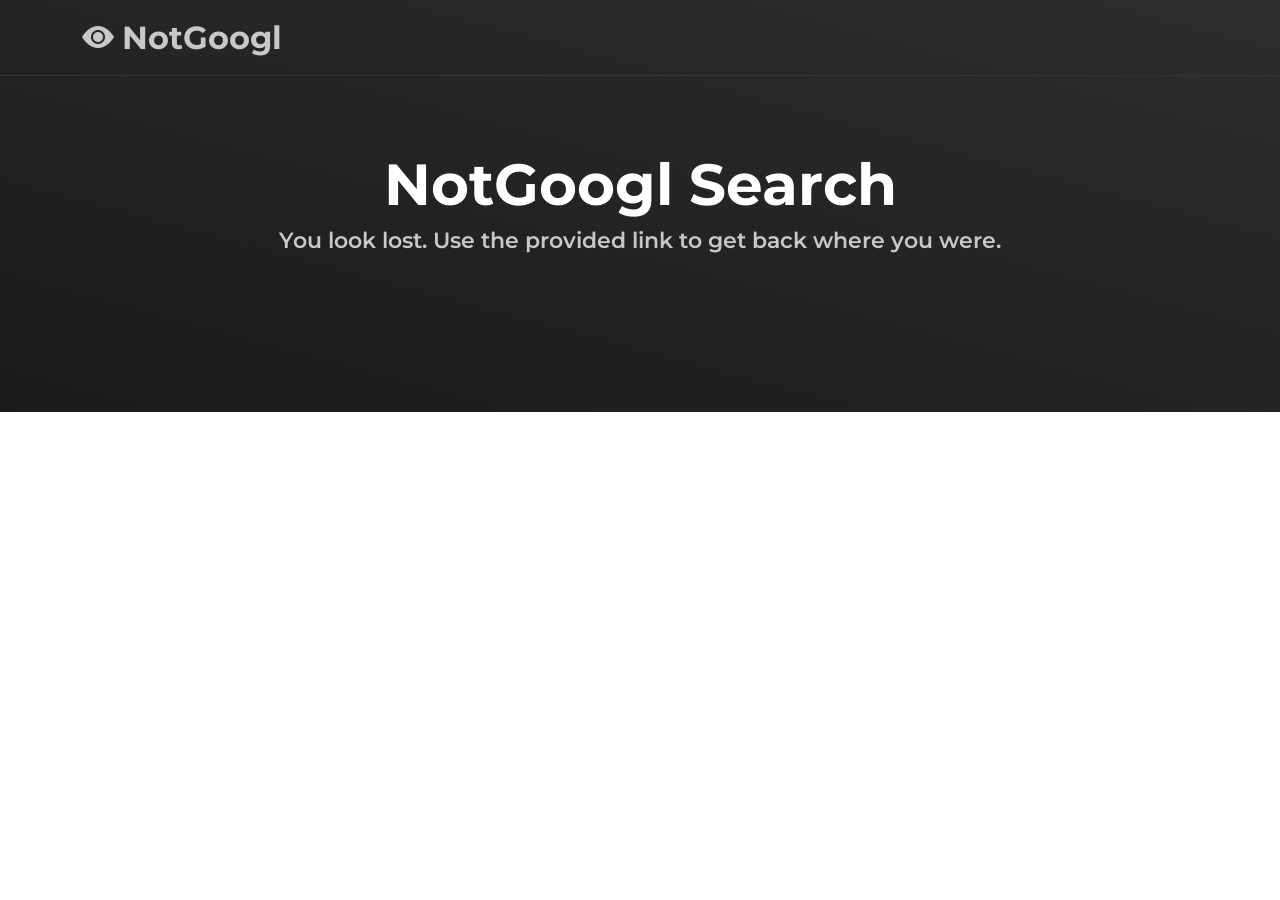
<file: index.html>
<!doctype html>
<html lang="en">
    <head>
        <meta charset="utf-8">
        <meta name="viewport" content="width=device-width, initial-scale=1">

        <meta name="description" content="">
        <meta name="author" content="">

        <title>NotGoogl</title>
        <link rel="icon" type="image/x-icon" href="../favicon.ico">
        <!-- CSS FILES -->        
        <link rel="preconnect" href="https://fonts.googleapis.com">
        
        <link rel="preconnect" href="https://fonts.gstatic.com" crossorigin>

        <link href="https://fonts.googleapis.com/css2?family=Montserrat:wght@500;600;700&family=Open+Sans&display=swap" rel="stylesheet">
                        
        <link href="css/bootstrap.min.css" rel="stylesheet">

        <link href="css/bootstrap-icons.css" rel="stylesheet">

        <link href="css/style.css" rel="stylesheet">      
    </head>
    
    <body id="top">

        <main>

            <nav class="navbar navbar-expand-lg">
                <div class="container">
                    <a class="navbar-brand">
                        <i class="bi bi-eye-fill"></i>
                        <span>NotGoogl</span>
                    </a>
                </div>
            </nav>
            
            <section class="hero-section d-flex justify-content-center align-items-center" id="section_1">
                <div class="container">
                    <div class="row">

                        <div class="col-lg-8 col-12 mx-auto">
                            <h1 class="text-white text-center">NotGoogl Search</h1>

                            <h6 class="text-center">You look lost. Use the provided link to get back where you were.</h6>
                    
                        </div>

                    </div>
                </div>
            </section>

        </main>

        <!-- JAVASCRIPT FILES -->
        <script src="js/navigation.js"></script> 
        <script src="js/trending.js"></script> 
        <script src="js/accurate-weather.js"></script>          
        <script src="js/text-rotation.js"></script> 
        <script src="js/jquery.min.js"></script>
        <script src="js/bootstrap.bundle.min.js"></script>
        <script src="js/jquery.sticky.js"></script>
        <script src="js/click-scroll.js"></script>
        <script src="js/custom.js"></script>

    </body>
</html>
</file>
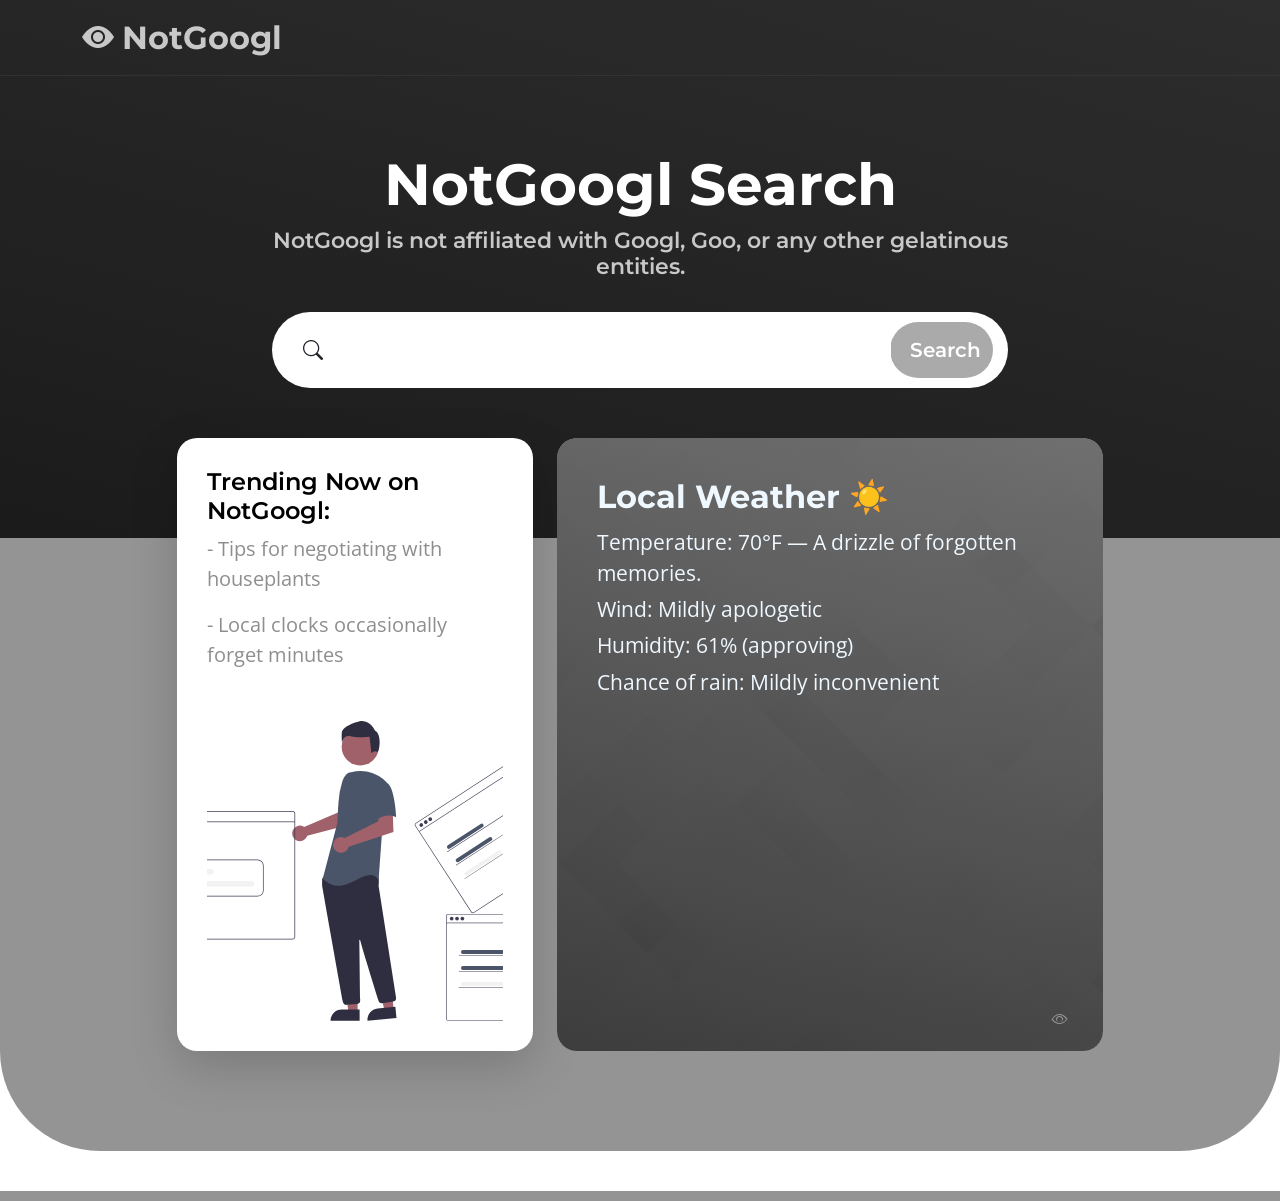
<file: query/index.html>
<!doctype html>
<html lang="en">
    <head>
        <meta charset="utf-8">
        <meta name="viewport" content="width=device-width, initial-scale=1">

        <meta name="description" content="">
        <meta name="author" content="">

        <title>NotGoogl</title>
        <link rel="icon" type="image/x-icon" href="../favicon.ico">
        <!-- CSS FILES -->        
        <link rel="preconnect" href="https://fonts.googleapis.com">
        
        <link rel="preconnect" href="https://fonts.gstatic.com" crossorigin>

        <link href="https://fonts.googleapis.com/css2?family=Montserrat:wght@500;600;700&family=Open+Sans&display=swap" rel="stylesheet">
                        
        <link href="css/bootstrap.min.css" rel="stylesheet">

        <link href="css/bootstrap-icons.css" rel="stylesheet">

        <link href="css/style.css" rel="stylesheet">      
    </head>
    
    <body id="top">

        <main>

            <nav class="navbar navbar-expand-lg">
                <div class="container">
                    <a class="navbar-brand">
                        <i class="bi bi-eye-fill"></i>
                        <span>NotGoogl</span>
                    </a>
                </div>
            </nav>
            
            <section class="hero-section d-flex justify-content-center align-items-center" id="section_1">
                <div class="container">
                    <div class="row">

                        <div class="col-lg-8 col-12 mx-auto">
                            <h1 class="text-white text-center">NotGoogl Search</h1>

                            <h6 class="text-center"><div id="div_text"></div></h6>
                            

                            <form method="get" class="custom-form mt-4 pt-2 mb-lg-0 mb-5" role="search">
                                <div class="input-group input-group-lg">
                                    <span class="input-group-text bi-search" id="basic-addon1">
                                        
                                    </span>

                                    <input name="keyword" type="search" class="form-control" id="keyword" placeholder="" aria-label="Search">

                                    <a href="./results/"><button type="button" class="form-control" id="clicky">Search</button></a>
                                </div>
                            </form>
                        </div>

                    </div>
                </div>
            </section>


            <section class="featured-section">
                <div class="container">
                    <div class="row justify-content-center">

                        <div class="col-lg-4 col-12 mb-4 mb-lg-0">
                            <div class="custom-block bg-white shadow-lg">
                                <a href="topics-detail.html">
                                    <div class="d-flex">
                                        <div>
                                            <h5 class="mb-2">Trending Now on NotGoogl:</h5>

                                            <p class="mb-0">
                                                <p id="trending">Loading...</p>
                                                <p id="trending2">Loading...</p>
                                            </p>
                                        </div>
                                    </div>

                                    <img src="images\opentabs.svg" class="custom-block-image img-fluid" alt="">
                                </a>
                            </div>
                        </div>

                        <div class="col-lg-6 col-12">
                            <div class="custom-block custom-block-overlay">
                                <div class="d-flex flex-column h-100">
                                    <img src="images/background.jpg" class="custom-block-image img-fluid" alt="">

                                    <div class="custom-block-overlay-text d-flex">
                                        <div>
                                            <div class="weather-widget" id="weather">
                                                <h2>Local Weather <span id="weather-icon">☀️</span></h2></h2>
                                                <p id="temp">Loading...</p>
                                                <p id="wind"></p>
                                                <p id="humidity"></p>
                                                <p id="chance"></p>
                                            </div>
                                        </div>
                                    </div>

                                    <div class="social-share d-flex">
                                        <a href="#" class="custom-icon bi bi-eye ms-auto"></a>
                                    </div>

                                    <div class="section-overlay"></div>
                                </div>
                            </div>
                        </div>

                    </div>
                </div>
            </section>



        </main>

<footer class="site-footer">
            <div class="container">
                <div class="row">

                    <div class="col-lg-3 col-12 mb-4 pb-2">
                        <a class="navbar-brand mb-2" href="index.html">

                        </a>
                    </div>
                </div>
            </div>
        </footer>


        <!-- JAVASCRIPT FILES -->
        <script src="js/navigation.js"></script> 
        <script src="js/trending.js"></script> 
        <script src="js/accurate-weather.js"></script>          
        <script src="js/text-rotation.js"></script> 
        <script src="js/jquery.min.js"></script>
        <script src="js/bootstrap.bundle.min.js"></script>
        <script src="js/jquery.sticky.js"></script>
        <script src="js/click-scroll.js"></script>
        <script src="js/custom.js"></script>

    </body>
</html>
</file>
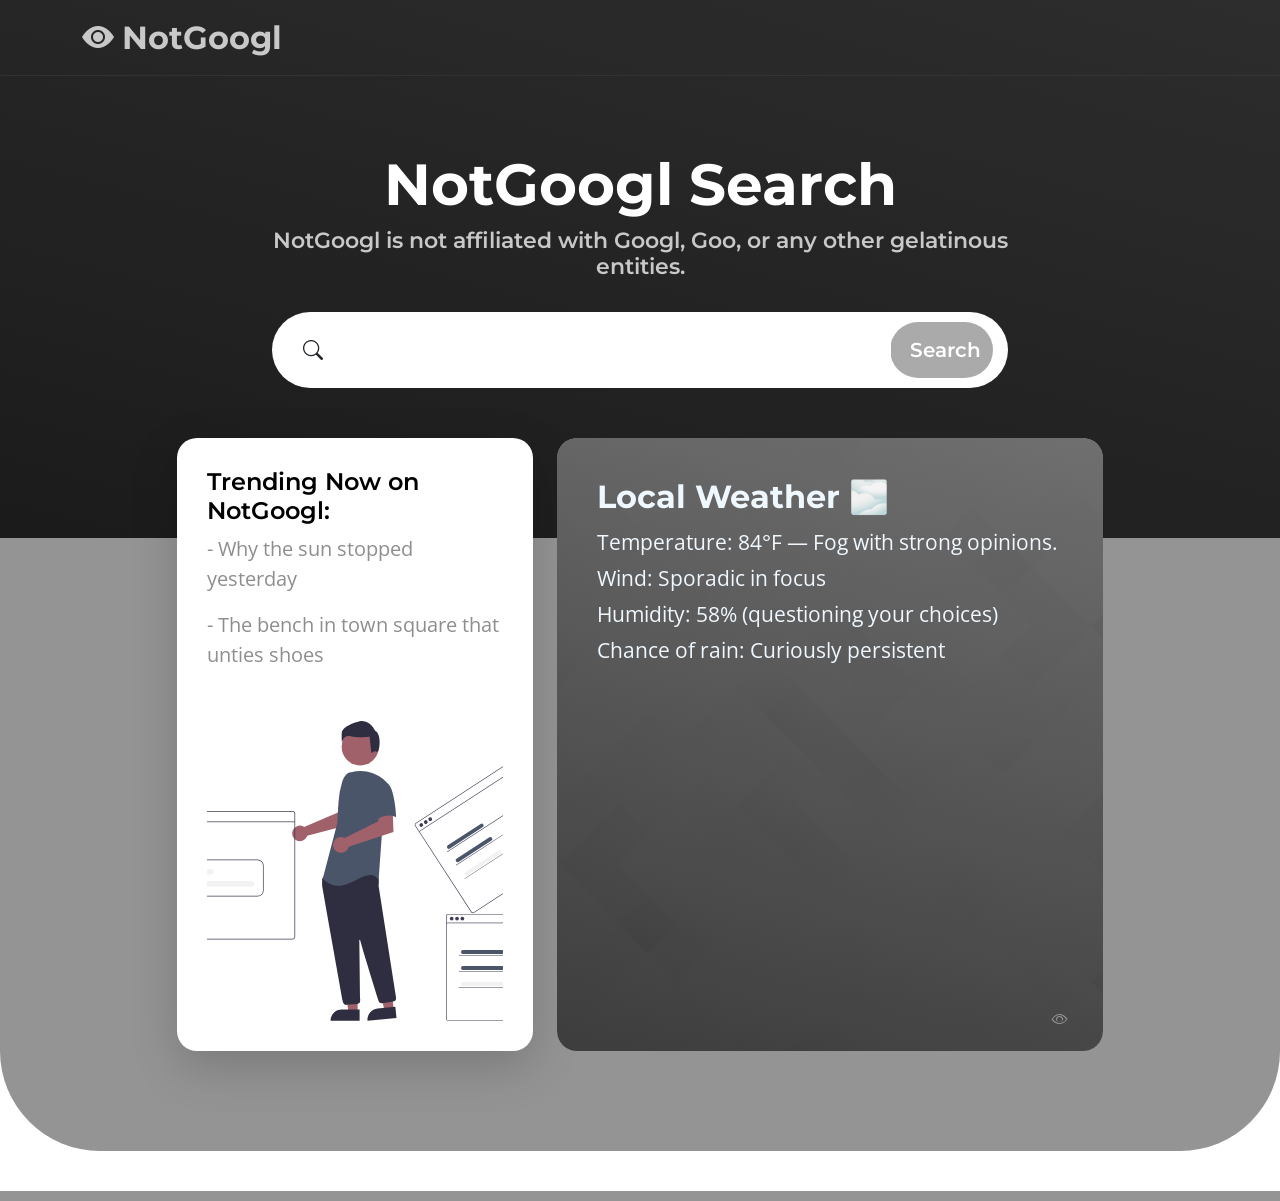
<file: search/index.html>
<!doctype html>
<html lang="en">
    <head>
        <meta charset="utf-8">
        <meta name="viewport" content="width=device-width, initial-scale=1">

        <meta name="description" content="">
        <meta name="author" content="">

        <title>NotGoogl</title>
        <link rel="icon" type="image/x-icon" href="../favicon.ico">
        <!-- CSS FILES -->        
        <link rel="preconnect" href="https://fonts.googleapis.com">
        
        <link rel="preconnect" href="https://fonts.gstatic.com" crossorigin>

        <link href="https://fonts.googleapis.com/css2?family=Montserrat:wght@500;600;700&family=Open+Sans&display=swap" rel="stylesheet">
                        
        <link href="css/bootstrap.min.css" rel="stylesheet">

        <link href="css/bootstrap-icons.css" rel="stylesheet">

        <link href="css/style.css" rel="stylesheet">      
    </head>
    
    <body id="top">

        <main>

            <nav class="navbar navbar-expand-lg">
                <div class="container">
                    <a class="navbar-brand">
                        <i class="bi bi-eye-fill"></i>
                        <span>NotGoogl</span>
                    </a>
                </div>
            </nav>
            
            <section class="hero-section d-flex justify-content-center align-items-center" id="section_1">
                <div class="container">
                    <div class="row">

                        <div class="col-lg-8 col-12 mx-auto">
                            <h1 class="text-white text-center">NotGoogl Search</h1>

                            <h6 class="text-center"><div id="div_text"></div></h6>
                            

                            <form method="get" class="custom-form mt-4 pt-2 mb-lg-0 mb-5" role="search">
                                <div class="input-group input-group-lg">
                                    <span class="input-group-text bi-search" id="basic-addon1">
                                        
                                    </span>

                                    <input name="keyword" type="search" class="form-control" id="keyword" placeholder="" aria-label="Search">

                                    <a href="./results/"><button type="button" class="form-control" id="clicky">Search</button></a>
                                </div>
                            </form>
                        </div>

                    </div>
                </div>
            </section>


            <section class="featured-section">
                <div class="container">
                    <div class="row justify-content-center">

                        <div class="col-lg-4 col-12 mb-4 mb-lg-0">
                            <div class="custom-block bg-white shadow-lg">
                                <a href="topics-detail.html">
                                    <div class="d-flex">
                                        <div>
                                            <h5 class="mb-2">Trending Now on NotGoogl:</h5>

                                            <p class="mb-0">
                                                <p id="trending">Loading...</p>
                                                <p id="trending2">Loading...</p>
                                            </p>
                                        </div>
                                    </div>

                                    <img src="images\opentabs.svg" class="custom-block-image img-fluid" alt="">
                                </a>
                            </div>
                        </div>

                        <div class="col-lg-6 col-12">
                            <div class="custom-block custom-block-overlay">
                                <div class="d-flex flex-column h-100">
                                    <img src="images/background.jpg" class="custom-block-image img-fluid" alt="">

                                    <div class="custom-block-overlay-text d-flex">
                                        <div>
                                            <div class="weather-widget" id="weather">
                                                <h2>Local Weather <span id="weather-icon">☀️</span></h2></h2>
                                                <p id="temp">Loading...</p>
                                                <p id="wind"></p>
                                                <p id="humidity"></p>
                                                <p id="chance"></p>
                                            </div>
                                        </div>
                                    </div>

                                    <div class="social-share d-flex">
                                        <a href="#" class="custom-icon bi bi-eye ms-auto"></a>
                                    </div>

                                    <div class="section-overlay"></div>
                                </div>
                            </div>
                        </div>

                    </div>
                </div>
            </section>



        </main>

<footer class="site-footer">
            <div class="container">
                <div class="row">

                    <div class="col-lg-3 col-12 mb-4 pb-2">
                        <a class="navbar-brand mb-2" href="index.html">

                        </a>
                    </div>
                </div>
            </div>
        </footer>


        <!-- JAVASCRIPT FILES -->
        <script src="js/navigation.js"></script> 
        <script src="js/trending.js"></script> 
        <script src="js/accurate-weather.js"></script>          
        <script src="js/text-rotation.js"></script> 
        <script src="js/jquery.min.js"></script>
        <script src="js/bootstrap.bundle.min.js"></script>
        <script src="js/jquery.sticky.js"></script>
        <script src="js/click-scroll.js"></script>
        <script src="js/custom.js"></script>

    </body>
</html>
</file>
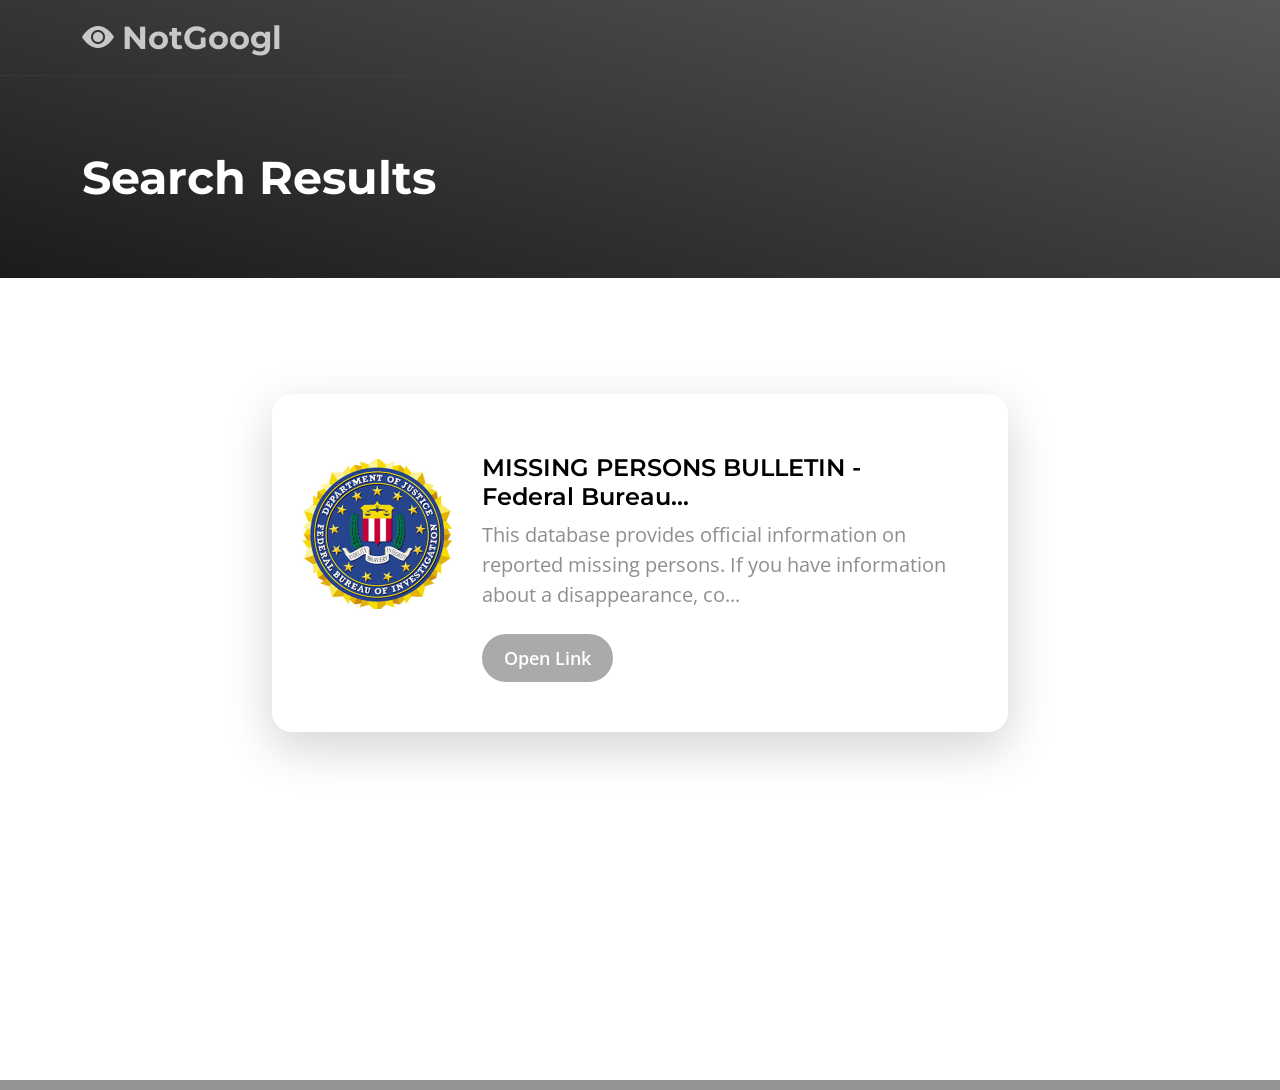
<file: query/results/index.html>
<!doctype html>
<html lang="en">
    <head>
        <meta charset="utf-8">
        <meta name="viewport" content="width=device-width, initial-scale=1">

        <meta name="description" content="">
        <meta name="author" content="">

        <title>Topic Listing Page</title>
        <link rel="icon" type="image/x-icon" href="../../favicon.ico">
        <!-- CSS FILES -->        
        <link rel="preconnect" href="https://fonts.googleapis.com">
        
        <link rel="preconnect" href="https://fonts.gstatic.com" crossorigin>

        <link href="https://fonts.googleapis.com/css2?family=Montserrat:wght@500;600;700&family=Open+Sans&display=swap" rel="stylesheet">
                        
        <link href="../css/bootstrap.min.css" rel="stylesheet">

        <link href="../css/bootstrap-icons.css" rel="stylesheet">

        <link href="../css/style.css" rel="stylesheet">
    </head>
    
    <body class="topics-listing-page" id="top">

        <main>


            <nav class="navbar navbar-expand-lg">
                <div class="container">
                    <a class="navbar-brand" href="../../search/">
                        <i class="bi bi-eye-fill"></i>
                        <span>NotGoogl</span>
                    </a>
                </div>
            </nav>


            <header class="site-header d-flex flex-column justify-content-center align-items-center">
                <div class="container">
                    <div class="row align-items-center">

                        <div class="col-lg-5 col-12">
                            <h2 class="text-white">Search Results</h2>
                        </div>

                    </div>
                </div>
            </header>


            <section class="section-padding">
                <div class="container">
                    <div class="row">
                        <div class="col-lg-8 col-12 mt-3 mx-auto">
                            <div class="custom-block custom-block-topics-listing bg-white shadow-lg mb-5">
                                <div class="d-flex">
                                    <img src="../images/logo.jpg" class="custom-block-image img-fluid" alt="" style="height: 150px; width: 150px;">
                                    <div class="custom-block-topics-listing-info d-flex">
                                        <div>
                                            <h5 class="mb-2">MISSING PERSONS BULLETIN - Federal Bureau...</h5>

                                            <p class="mb-0">This database provides official information on reported missing persons. If you have information about a disappearance, co...</p>

                                            <a href="/query/results/bulletin/" class="btn custom-btn mt-3 mt-lg-4">Open Link</a>
                                        </div>
                                    </div>
                                </div>
                            </div>
        </main>

		<footer class="site-footer section-padding">
        </footer>

        <!-- JAVASCRIPT FILES -->
        <script src="../js/jquery.min.js"></script>
        <script src="../js/bootstrap.bundle.min.js"></script>
        <script src="../js/jquery.sticky.js"></script>
        <script src="../js/custom.js"></script>

    </body>
</html>
</file>
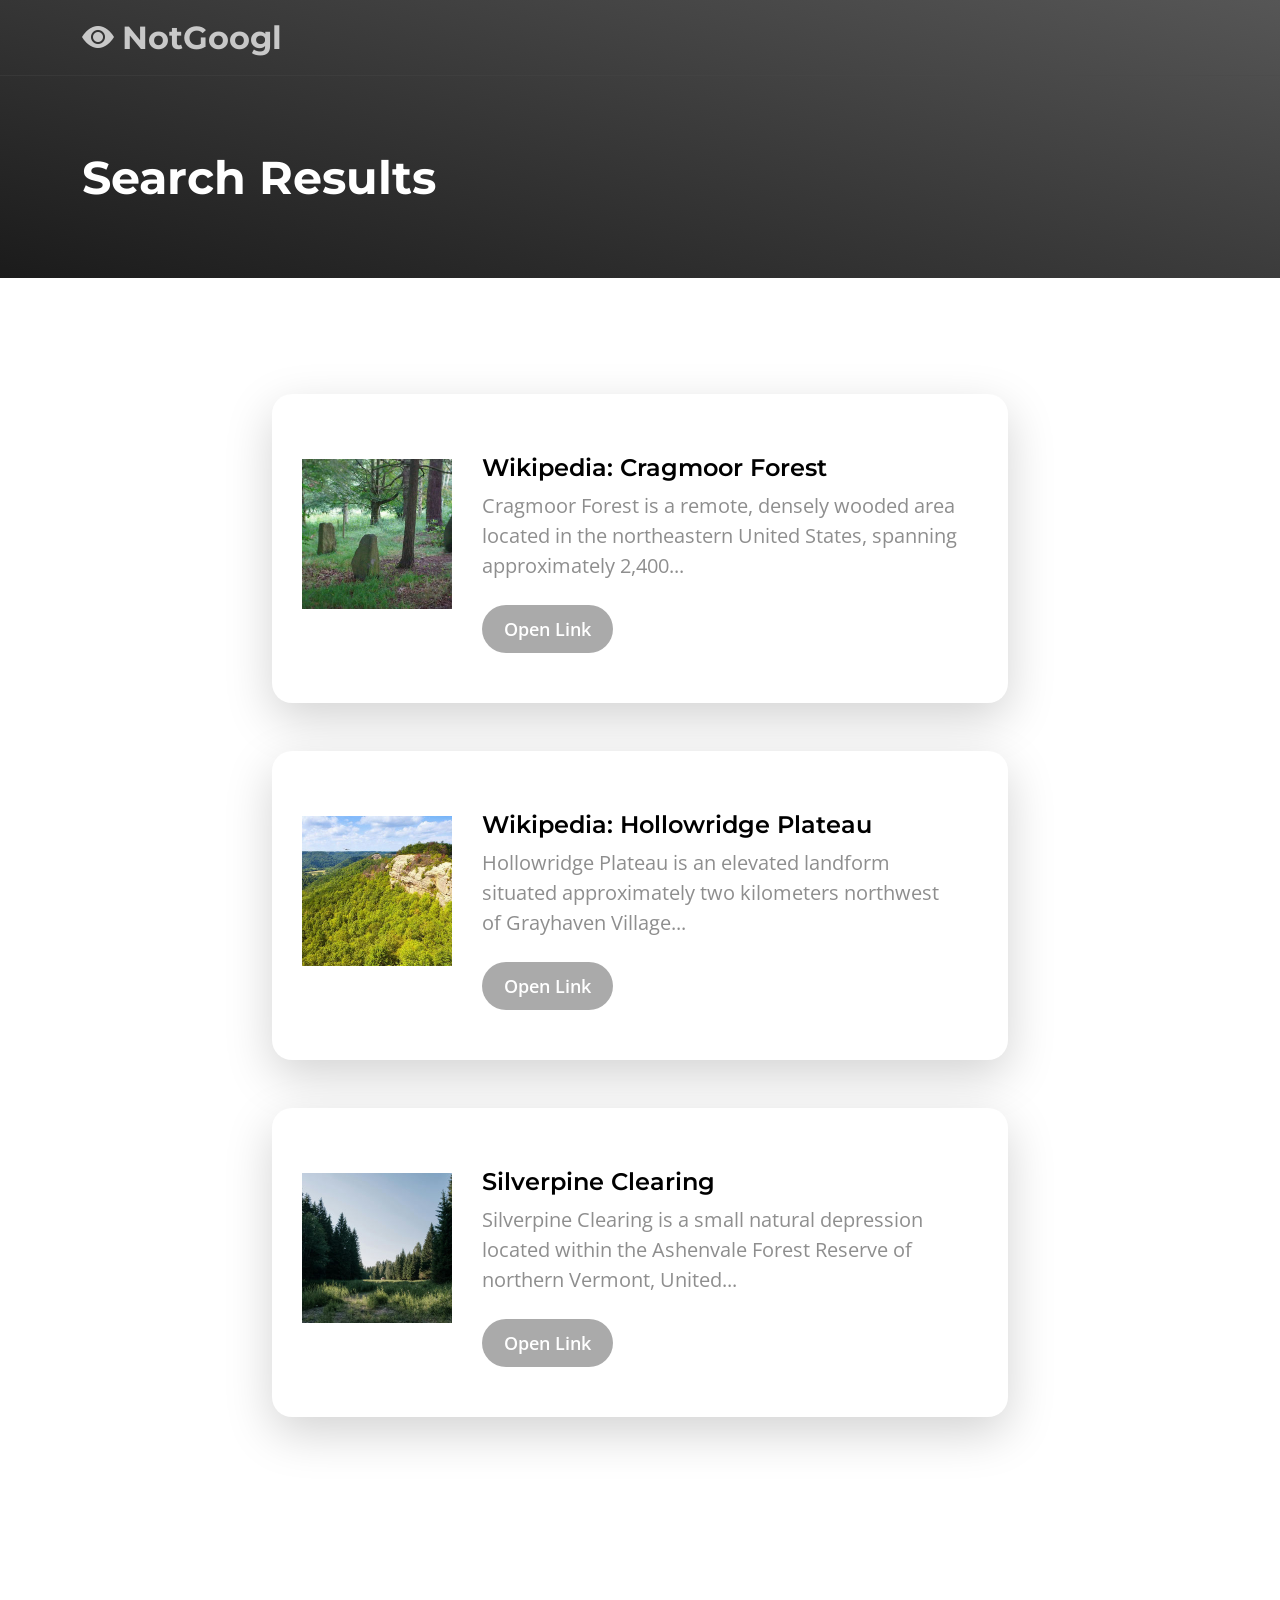
<file: search/results/index.html>
<!doctype html>
<html lang="en">
    <head>
        <meta charset="utf-8">
        <meta name="viewport" content="width=device-width, initial-scale=1">

        <meta name="description" content="">
        <meta name="author" content="">

        <title>Topic Listing Page</title>
        <link rel="icon" type="image/x-icon" href="../../favicon.ico">
        <!-- CSS FILES -->        
        <link rel="preconnect" href="https://fonts.googleapis.com">
        
        <link rel="preconnect" href="https://fonts.gstatic.com" crossorigin>

        <link href="https://fonts.googleapis.com/css2?family=Montserrat:wght@500;600;700&family=Open+Sans&display=swap" rel="stylesheet">
                        
        <link href="../css/bootstrap.min.css" rel="stylesheet">

        <link href="../css/bootstrap-icons.css" rel="stylesheet">

        <link href="../css/style.css" rel="stylesheet">
    </head>
    
    <body class="topics-listing-page" id="top">

        <main>


            <nav class="navbar navbar-expand-lg">
                <div class="container">
                    <a class="navbar-brand" href="../../search/">
                        <i class="bi bi-eye-fill"></i>
                        <span>NotGoogl</span>
                    </a>
                </div>
            </nav>


            <header class="site-header d-flex flex-column justify-content-center align-items-center">
                <div class="container">
                    <div class="row align-items-center">

                        <div class="col-lg-5 col-12">
                            <h2 class="text-white">Search Results</h2>
                        </div>

                    </div>
                </div>
            </header>


            <section class="section-padding">
                <div class="container">
                    <div class="row">
                        <div class="col-lg-8 col-12 mt-3 mx-auto">
                            <div class="custom-block custom-block-topics-listing bg-white shadow-lg mb-5">
                                <div class="d-flex">
                                    <img src="../images/land6.jpg" class="custom-block-image img-fluid" alt="" style="height: 150px; width: 150px;">
                                    <div class="custom-block-topics-listing-info d-flex">
                                        <div>
                                            <h5 class="mb-2">Wikipedia: Cragmoor Forest</h5>

                                            <p class="mb-0">Cragmoor Forest is a remote, densely wooded area located in the northeastern United States, spanning approximately 2,400...</p>

                                            <a href="/search/results/wikipage/cragmoor-forest.html" class="btn custom-btn mt-3 mt-lg-4">Open Link</a>
                                        </div>
                                    </div>
                                </div>
                            </div>

                            <div class="custom-block custom-block-topics-listing bg-white shadow-lg mb-5">
                                <div class="d-flex">
                                    <img src="../images/land5.jpg" class="custom-block-image img-fluid" alt="" style="height: 150px; width: 150px;">
                                    <div class="custom-block-topics-listing-info d-flex">
                                        <div>
                                            <h5 class="mb-2">Wikipedia: Hollowridge Plateau</h5>

                                            <p class="mb-0">Hollowridge Plateau is an elevated landform situated approximately two kilometers northwest of Grayhaven Village...</p>

                                            <a href="/search/results/wikipage/hollowridge-plateau.html" class="btn custom-btn mt-3 mt-lg-4">Open Link</a>
                                        </div>
                                    </div>
                                </div>
                            </div>

                            <div class="custom-block custom-block-topics-listing bg-white shadow-lg mb-5">
                                <div class="d-flex">
                                    <img src="../images/land1.jpg" class="custom-block-image img-fluid" alt="" style="height: 150px; width: 150px;">

                                    <div class="custom-block-topics-listing-info d-flex">
                                        <div>
                                            <h5 class="mb-2">Silverpine Clearing</h5>

                                            <p class="mb-0">Silverpine Clearing is a small natural depression located within the Ashenvale Forest Reserve of northern Vermont, United...</p>

                                            <a href="/search/results/wikipage/silverpine-clearing.html" class="btn custom-btn mt-3 mt-lg-4">Open Link</a>
                                        </div>
                                    </div>
                                </div>
                            </div>
                        </div>
        </main>

		<footer class="site-footer section-padding">
        </footer>

        <!-- JAVASCRIPT FILES -->
        <script src="../js/jquery.min.js"></script>
        <script src="../js/bootstrap.bundle.min.js"></script>
        <script src="../js/jquery.sticky.js"></script>
        <script src="../js/custom.js"></script>

    </body>
</html>
</file>
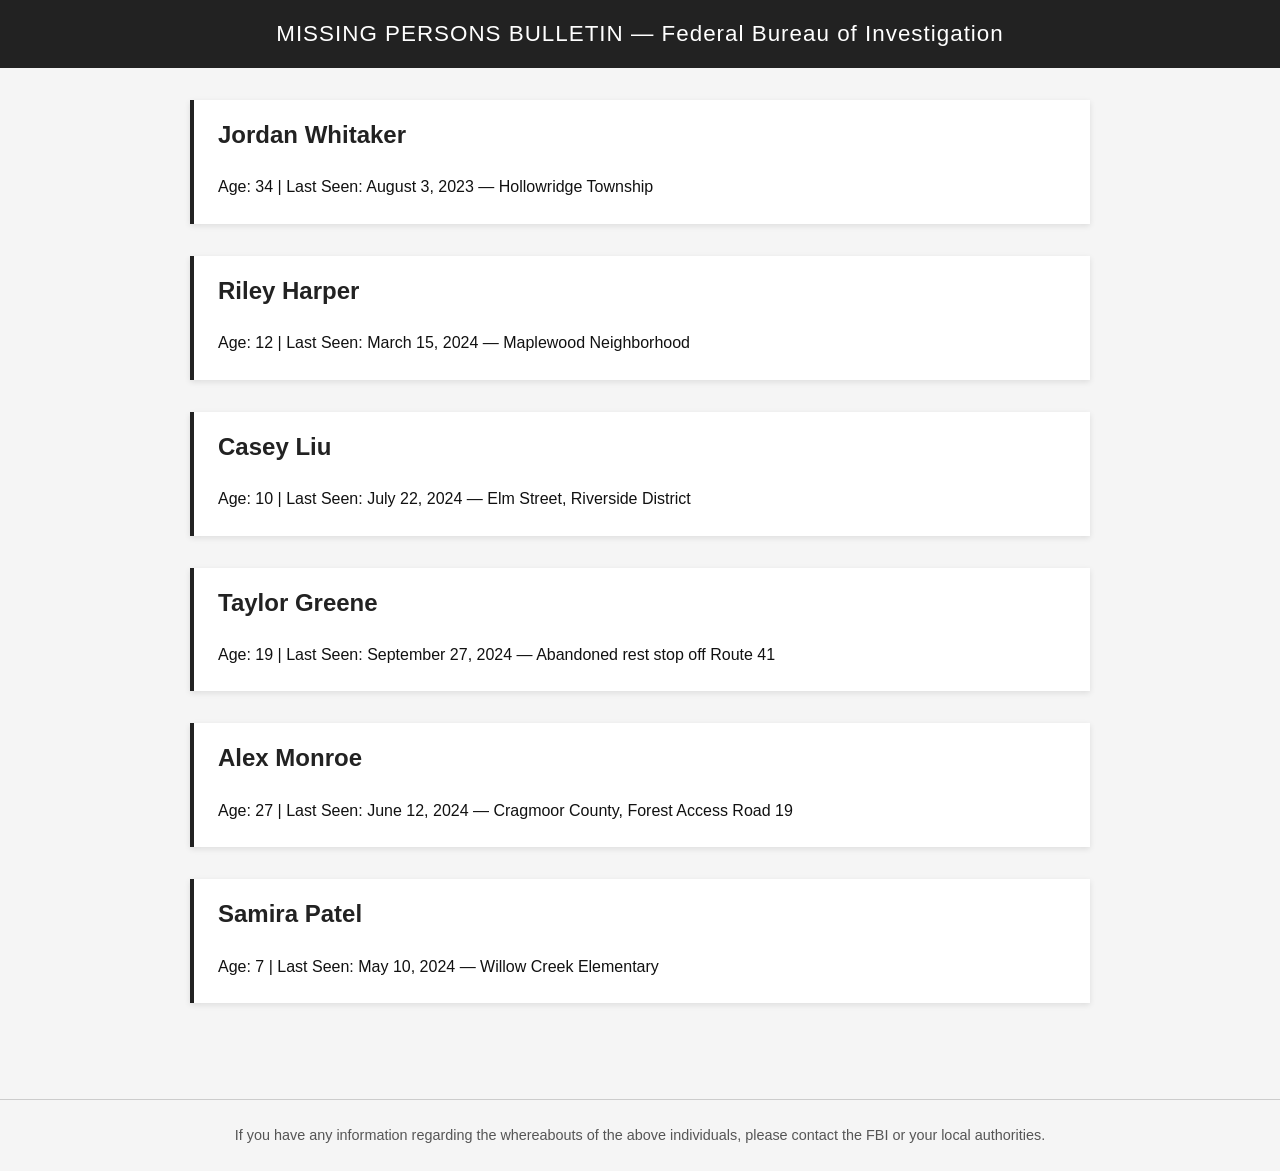
<file: query/results/bulletin/index.html>
<!DOCTYPE html>
<html lang="en">
<head>
<meta charset="UTF-8">
<meta name="viewport" content="width=device-width, initial-scale=1.0">
<title>Missing Persons Bulletin</title>
<link href="style2.css" rel="stylesheet">  
<link rel="icon" type="image/x-icon" href="favicon.ico">
</head>
<body>

<header>
    MISSING PERSONS BULLETIN — Federal Bureau of Investigation
</header>

<main>
    <div class="case">
        <h2 onclick="toggleDetails(this)">Jordan Whitaker</h2>
        <p class="summary">Age: 34 | Last Seen: August 3, 2023 — Hollowridge Township</p>
        <div class="details">
            <p class="note-title">Summary:</p>
            <p>Whitaker, a part-time mechanic and musician, was last seen leaving her workshop late at night. CCTV footage shows her pausing at the end of the street, staring upward for approximately two minutes before walking out of frame. Her phone was recovered in an empty parking lot the next morning, displaying an unsent message draft that read only, "I think it's calling again."</p>
            <p class="note-title">Relevant Notes:</p>
            <ul>
                <li>Lost her partner in an apartment fire one year prior.</li>
                <li>Generally social at work, only occasionally works late alone.</li>
                <li>No reported compulsions or recurring dreams in recent months.</li>
            </ul>
            <p>Status: Missing — suspicious circumstances.</p>
            <img src="../../images/person2.jpg"></img>
        </div>
    </div>

    <div class="case">
        <h2 onclick="toggleDetails(this)">Riley Harper</h2>
        <p class="summary">Age: 12 | Last Seen: March 15, 2024 — Maplewood Neighborhood</p>
        <div class="details">
            <p class="note-title">Summary:</p>
            <p>Riley, a middle school student, went missing while playing in a local park. Her backpack was found under a slide the following morning. Search parties were conducted but yielded no additional clues.</p>
            <p class="note-title">Relevant Notes:</p>
            <ul>
                <li>No history of personal tragedy beyond normal childhood events.</li>
                <li>Known to spend time with friends; very social.</li>
                <li>No compulsions, unusual dreams, or obsessive behaviors reported.</li>
            </ul>
            <p>Status: Missing — ongoing investigation.</p>
            <img src="../../images/person6.jpg"></img>
        </div>
    </div>

    <div class="case">
        <h2 onclick="toggleDetails(this)">Casey Liu</h2>
        <p class="summary">Age: 10 | Last Seen: July 22, 2024 — Elm Street, Riverside District</p>
        <div class="details">
            <p class="note-title">Summary:</p>
            <p>Casey was last seen attending a neighborhood summer program. Parents reported him missing the next morning when he failed to return home. Authorities have been investigating, but there is no evidence of foul play.</p>
            <p class="note-title">Relevant Notes:</p>
            <ul>
                <li>Healthy and socially active; enjoys group activities.</li>
                <li>No personal trauma or isolation reported.</li>
                <li>No recurring dreams or compulsive tendencies.</li>
            </ul>
            <p>Status: Missing — ongoing investigation.</p>
            <img src="../../images/person4.jpg"></img>
        </div>
    </div>

    <div class="case">
        <h2 onclick="toggleDetails(this)">Taylor Greene</h2>
        <p class="summary">Age: 19 | Last Seen: September 27, 2024 — Abandoned rest stop off Route 41</p>
        <div class="details">
            <p class="note-title">Summary:</p>
            <p>Greene, a reclusive amateur photographer, vanished during a solo road trip through rural counties. His last uploaded photo, timestamped 11:42 p.m., shows a dim silhouette in the distance beyond their car headlights. Investigators could not verify the subject's presence at the scene when they arrived.</p>
            <p class="note-title">Relevant Notes:</p>
            <ul>
                <li>History of compulsive late-night photography.</li>
                <li>Minor academic setback; recently expelled from university.</li>
                <li>Travels occasionally with friends; not consistently alone.</li>
                <li>No significant personal tragedy reported.</li>
            </ul>
            <p>Status: Missing — ongoing investigation.</p>
            <img src="../../images/person3.jpg"></img>
        </div>
    </div>

    <div class="case">
        <h2 onclick="toggleDetails(this)">Alex Monroe</h2>
        <p class="summary">Age: 27 | Last Seen: June 12, 2024 — Cragmoor County, Forest Access Road 19</p>
        <div class="details">
            <p class="note-title">Summary:</p>
            <p>Monroe, a graduate student in folklore and anthropology, was reported missing after failing to return from a solo research trip documenting regional myths related to "shadows that move." Monroe's car was later discovered near an unmarked trailhead, doors locked, personal effects inside, footprints leading into the treeline.</p>
            <p class="note-title">Relevant Notes:</p>
            <ul>
                <li>Reported vivid dreams and auditory disturbances in the weeks prior.</li>
                <li>Known for deep fixation on local legends and isolationist tendencies.</li>
                <li>Family reports recent personal tragedy involving the death of a sibling.</li>
            </ul>
            <p>Status: Missing — presumed lost in wilderness.</p>
            <img src="../../images/person1.jpg"></img>
        </div>
    </div>

    <div class="case">
     <h2 onclick="toggleDetails(this)">Samira Patel</h2>
        <p class="summary">Age: 7 | Last Seen: May 10, 2024 — Willow Creek Elementary</p>
        <div class="details">
            <p class="note-title">Summary:</p>
            <p>Samira was last seen leaving school at the end of the day. Teachers and parents reported her missing when she never returned home. Local authorities conducted searches in the surrounding area with no results.</p>
            <p class="note-title">Relevant Notes:</p>
            <ul>
                <li>No history of personal trauma beyond normal childhood experiences.</li>
                <li>Spends time mostly with classmates and family; highly social.</li>
                <li>No compulsions, unusual dreams, or obsessive behaviors reported.</li>
            </ul>
            <p>Status: Missing — ongoing investigation.</p>
            <img src="../../images/person5.jpg"></img>
        </div>
    </div>
</main>

<footer>
    If you have any information regarding the whereabouts of the above individuals, please contact the FBI or your local authorities.
</footer>

<script>
function toggleDetails(element) {
    const details = element.nextElementSibling.nextElementSibling;
    if (details.style.display === "block") {
        details.style.display = "none";
    } else {
        details.style.display = "block";
    }
}
</script>

</body>
</html>
</file>
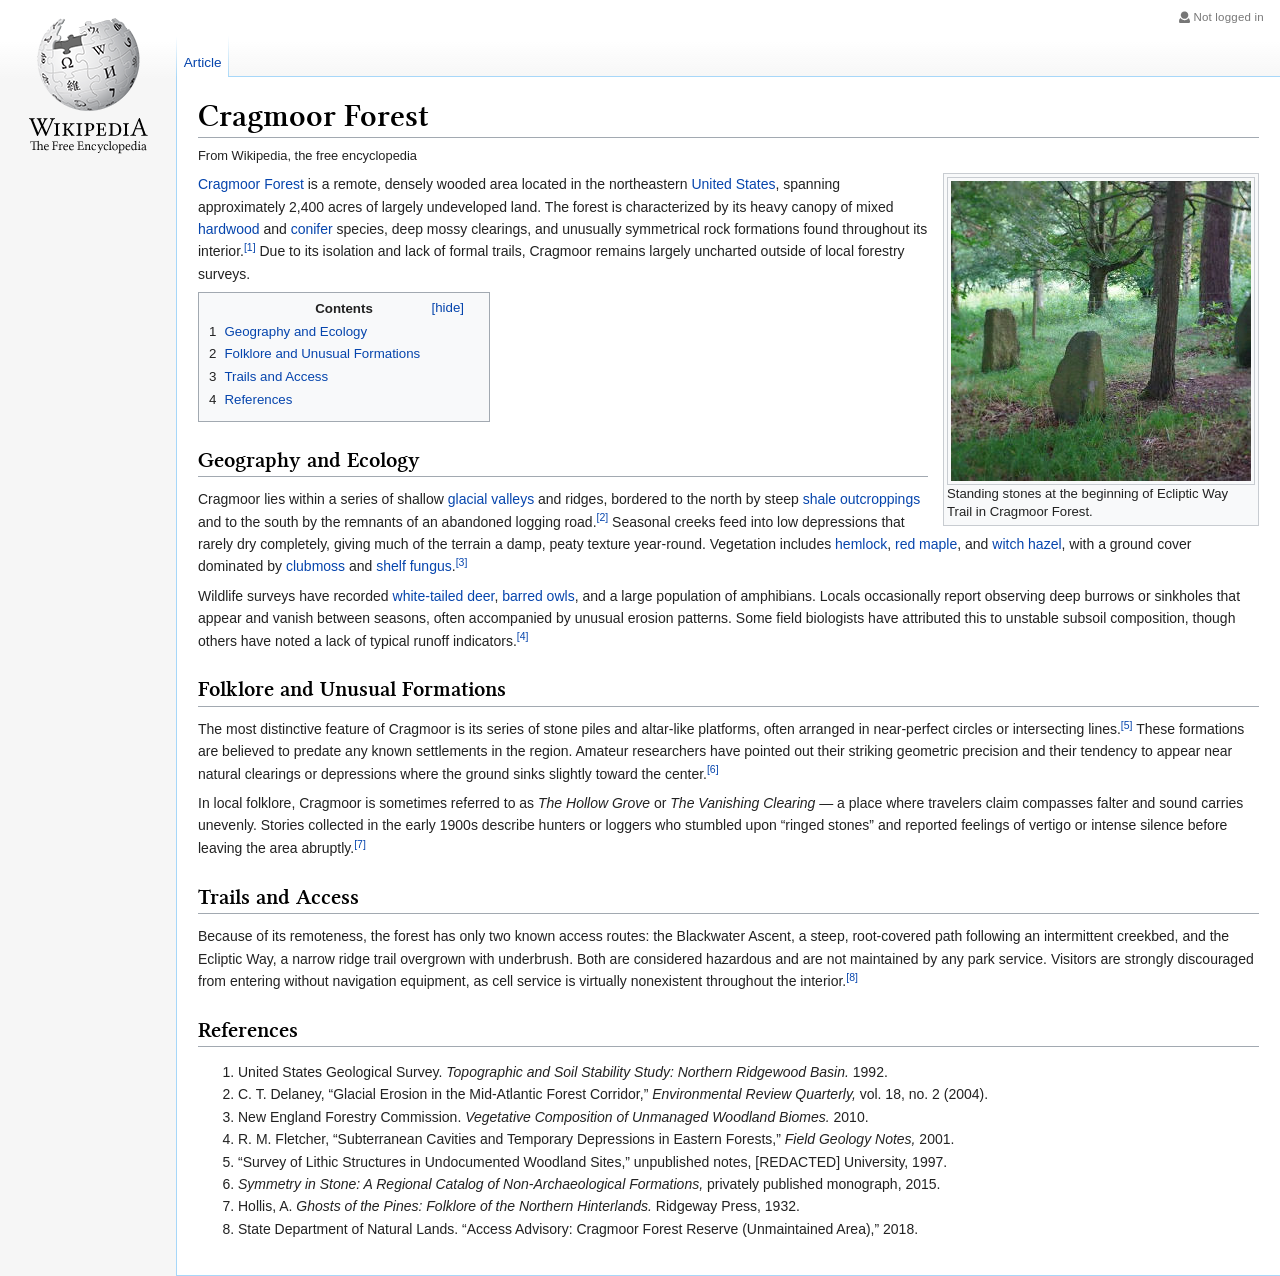
<file: search/results/wikipage/cragmoor-forest.html>
<!doctype html>
<html class="no-js" lang="en">
    <head>
        <meta charset="utf-8">
        <meta http-equiv="x-ua-compatible" content="ie=edge">
        <title>Wikipedia Template</title>
        <meta name="description" content="">
        <meta name="viewport" content="width=device-width, initial-scale=1">
		<link rel="canonical" href="http://html5-templates.com/" />
        <!-- Place favicon.ico in the root directory -->
		<link rel="icon" type="image/x-icon" href="./favicon.ico">
        <link rel="stylesheet" href="style.css">
        <script src="js/vendor/modernizr-2.8.3.min.js"></script>
    </head>
    <body>
        <!--[if lt IE 8]>
            <p class="browserupgrade">You are using an <strong>outdated</strong> browser. Please <a href="https://browsehappy.com/">upgrade your browser</a> to improve your experience.</p>
        <![endif]-->

		<div class="wrapAll clearfix">
			<div class="sidebar">
				<div class="logo">
					<a href="/"><img src='img/logo.png' alt="logo"></a>
				</div>
				<div class="navigation">

				</div>

			
			</div>
			<div class="mainsection">
				<div class="headerLinks">
					<span class="user">Not logged in</span>
				</div>
				<div class="tabs clearfix">
					<div class="tabsLeft">
						<ul>
							<li><a href="#" class="active">Article</a></li>
					
						</ul>
					</div>			
				</div>
				<div class="article">
					<h1>Cragmoor Forest</h1>
					<p class="siteSub">From Wikipedia, the free encyclopedia</p>

					<div class="articleRight">
						<div class="articleRightInner">
							<img src="../../images/land6.jpg" alt="land6" />
						</div>
						Standing stones at the beginning of Ecliptic Way <br>
						Trail in Cragmoor Forest.
					</div>
					<p><a>Cragmoor Forest</a> is a remote, densely wooded area located in the northeastern <a>United States</a>, spanning approximately 2,400 acres of largely undeveloped land. The forest is characterized by its heavy canopy of mixed <a>hardwood</a> and <a>conifer</a> species, deep mossy clearings, and unusually symmetrical rock formations found throughout its interior.<a><sup>[1]</sup></a> Due to its isolation and lack of formal trails, Cragmoor remains largely uncharted outside of local forestry surveys.</p>
					<div class="contentsPanel">
						<div class="contentsHeader">Contents</div>
						<ul>
							<li>
								<span>1</span><a href="#">Geography and Ecology</a>
							</li>
							<li><span>2</span><a href="#">Folklore and Unusual Formations</a></li>
							<li><span>3</span><a href="#">Trails and Access</a></li>
							<li><span>4</span><a href="#">References</a></li>
						</ul>
					</div>
					<h2>Geography and Ecology</h2>
					<p>Cragmoor lies within a series of shallow <a>glacial valleys</a> and ridges, bordered to the north by steep <a>shale outcroppings</a> and to the south by the remnants of an abandoned logging road.<a><sup>[2]</sup></a> Seasonal creeks feed into low depressions that rarely dry completely, giving much of the terrain a damp, peaty texture year-round. Vegetation includes <a>hemlock</a>, <a>red maple</a>, and <a>witch hazel</a>, with a ground cover dominated by <a>clubmoss</a> and <a>shelf fungus</a>.<a><sup>[3]</sup></a></p>
					<p>Wildlife surveys have recorded <a>white-tailed deer</a>, <a>barred owls</a>, and a large population of amphibians. Locals occasionally report observing deep burrows or sinkholes that appear and vanish between seasons, often accompanied by unusual erosion patterns. Some field biologists have attributed this to unstable subsoil composition, though others have noted a lack of typical runoff indicators.<a><sup>[4]</sup></a></p>
					<h2>Folklore and Unusual Formations</h2>
					<p>The most distinctive feature of Cragmoor is its series of stone piles and altar-like platforms, often arranged in near-perfect circles or intersecting lines.<a><sup>[5]</sup></a> These formations are believed to predate any known settlements in the region. Amateur researchers have pointed out their striking geometric precision and their tendency to appear near natural clearings or depressions where the ground sinks slightly toward the center.<a><sup>[6]</sup></a></p>
					<p>In local folklore, Cragmoor is sometimes referred to as <i>The Hollow Grove</i> or <i>The Vanishing Clearing</i> — a place where travelers claim compasses falter and sound carries unevenly. Stories collected in the early 1900s describe hunters or loggers who stumbled upon “ringed stones” and reported feelings of vertigo or intense silence before leaving the area abruptly.<a><sup>[7]</sup></a></p>
					<h2>Trails and Access</h2>
					<p>Because of its remoteness, the forest has only two known access routes: the Blackwater Ascent, a steep, root-covered path following an intermittent creekbed, and the Ecliptic Way, a narrow ridge trail overgrown with underbrush. Both are considered hazardous and are not maintained by any park service. Visitors are strongly discouraged from entering without navigation equipment, as cell service is virtually nonexistent throughout the interior.<a><sup>[8]</sup></a></p>
					<h2>References</h2>
					<ol>
						<li>United States Geological Survey. <i>Topographic and Soil Stability Study: Northern Ridgewood Basin.</i> 1992.</li>
						<li>C. T. Delaney, “Glacial Erosion in the Mid-Atlantic Forest Corridor,” <i>Environmental Review Quarterly,</i> vol. 18, no. 2 (2004).</li>
						<li>New England Forestry Commission. <i>Vegetative Composition of Unmanaged Woodland Biomes.</i> 2010.</li>
						<li>R. M. Fletcher, “Subterranean Cavities and Temporary Depressions in Eastern Forests,” <i>Field Geology Notes,</i> 2001.</li>
						<li>“Survey of Lithic Structures in Undocumented Woodland Sites,” unpublished notes, [REDACTED] University, 1997.</li>
						<li><i>Symmetry in Stone: A Regional Catalog of Non-Archaeological Formations,</i> privately published monograph, 2015.</li>
						<li>Hollis, A. <i>Ghosts of the Pines: Folklore of the Northern Hinterlands.</i> Ridgeway Press, 1932.</li>
						<li>State Department of Natural Lands. “Access Advisory: Cragmoor Forest Reserve (Unmaintained Area),” 2018.</li>
					</ol>
				</div>			
			</div>		
		</div>
		
		
        <script src="https://code.jquery.com/jquery-1.12.0.min.js"></script>
        <script>window.jQuery || document.write('<script src="js/vendor/jquery-1.12.0.min.js"><\/script>')</script>
        <script src="script.js"></script>


    </body>
</html>
</file>
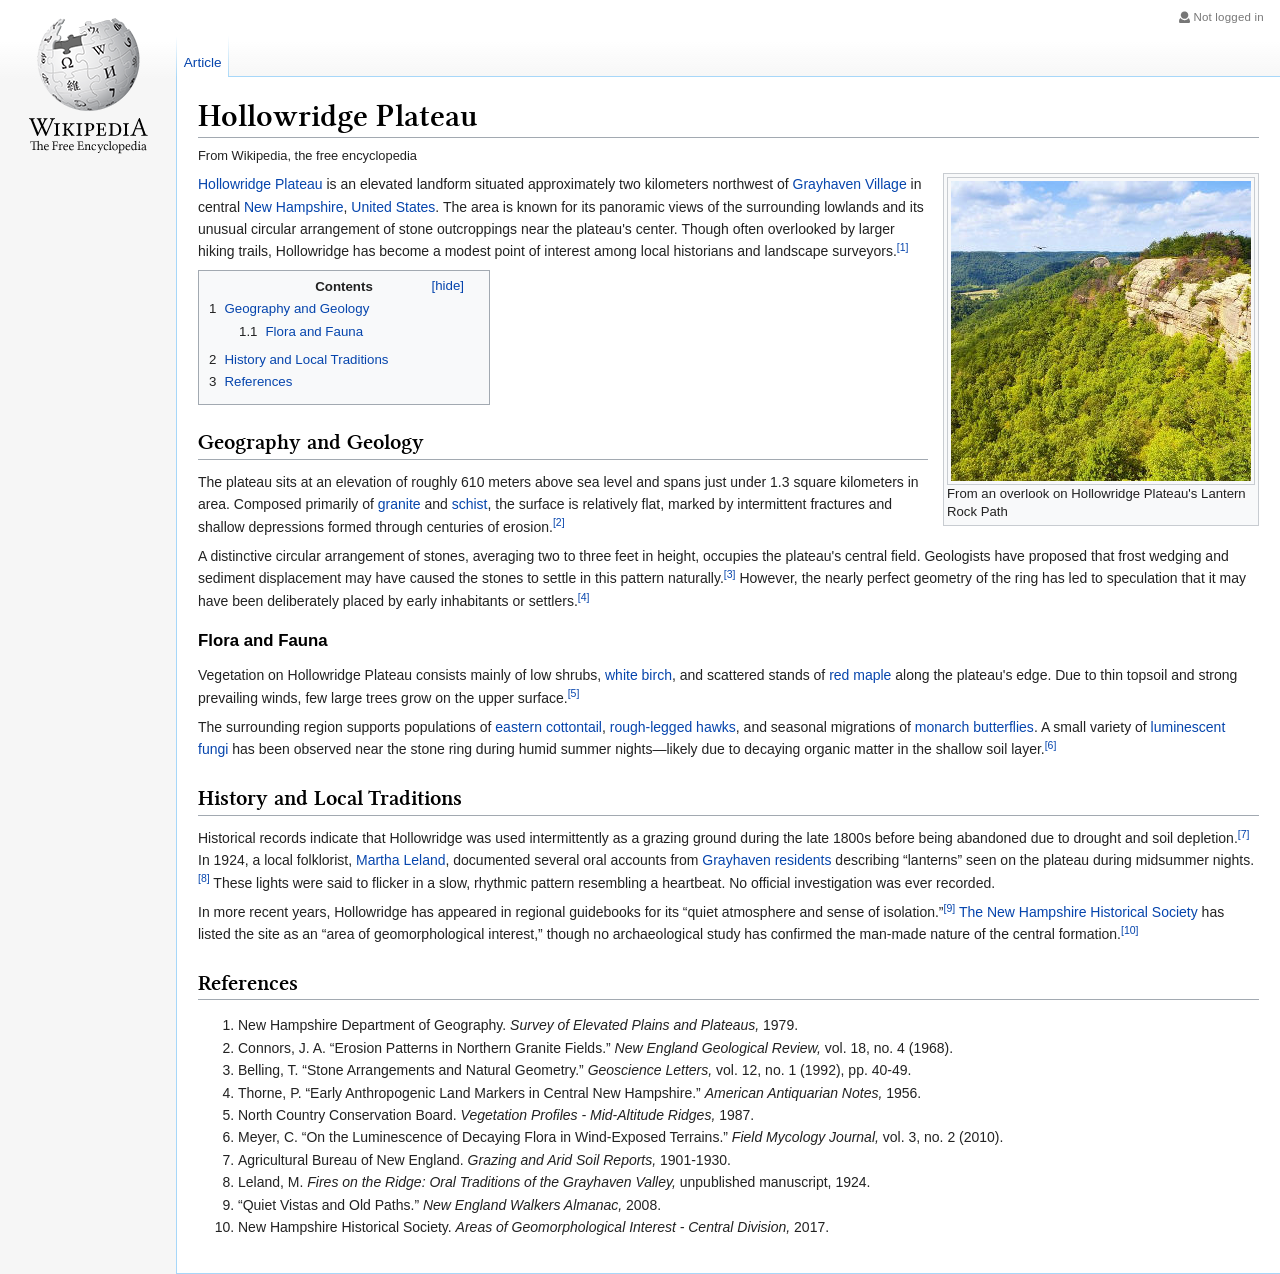
<file: search/results/wikipage/hollowridge-plateau.html>
<!doctype html>
<html class="no-js" lang="en">
    <head>
        <meta charset="utf-8">
        <meta http-equiv="x-ua-compatible" content="ie=edge">
        <title>Wikipedia</title>
        <meta name="description" content="">
        <meta name="viewport" content="width=device-width, initial-scale=1">
		<link rel="canonical" href="http://html5-templates.com/" />
		<link rel="icon" type="image/x-icon" href="./favicon.ico">
        <!-- Place favicon.ico in the root directory -->
        <link rel="stylesheet" href="style.css">
        <script src="js/vendor/modernizr-2.8.3.min.js"></script>
    </head>
    <body>
        <!--[if lt IE 8]>
            <p class="browserupgrade">You are using an <strong>outdated</strong> browser. Please <a href="https://browsehappy.com/">upgrade your browser</a> to improve your experience.</p>
        <![endif]-->

		<div class="wrapAll clearfix">
			<div class="sidebar">
				<div class="logo">
					<a href="/"><img src='img/logo.png' alt="logo"></a>
				</div>
				<div class="navigation">

				</div>

			
			</div>
			<div class="mainsection">
				<div class="headerLinks">
					<span class="user">Not logged in</span>
				</div>
				<div class="tabs clearfix">
					<div class="tabsLeft">
						<ul>
							<li><a href="#" class="active">Article</a></li>
					
						</ul>
					</div>			
				</div>
				<div class="article">
					<h1>Hollowridge Plateau</h1>
					<p class="siteSub">From Wikipedia, the free encyclopedia</p>

					<div class="articleRight">
						<div class="articleRightInner">
							<img src="../../images/land5.jpg" alt="land5" />
						</div>
						From an overlook on Hollowridge Plateau's Lantern 
						<br>Rock Path
					</div>
					<p><a>Hollowridge Plateau</a> is an elevated landform situated approximately two kilometers northwest of <a>Grayhaven Village</a> in central <a>New Hampshire</a>, <a>United States</a>. The area is known for its panoramic views of the surrounding lowlands and its unusual circular arrangement of stone outcroppings near the plateau's center. Though often overlooked by larger hiking trails, Hollowridge has become a modest point of interest among local historians and landscape surveyors.<a><sup>[1]</sup></a></p>
					<div class="contentsPanel">
						<div class="contentsHeader">Contents</div>
						<ul>
							<li>
								<span>1</span><a href="#">Geography and Geology</a>
								<ul>
									<li><span>1.1</span><a href="#">Flora and Fauna</a> </li>						
								</ul>
							</li>
							<li><span>2</span><a href="#">History and Local Traditions</a></li>
							<li><span>3</span><a href="#">References</a></li>
						</ul>
					</div>
					<h2>Geography and Geology</h2>
					<p>The plateau sits at an elevation of roughly 610 meters above sea level and spans just under 1.3 square kilometers in area. Composed primarily of <a>granite</a> and <a>schist</a>, the surface is relatively flat, marked by intermittent fractures and shallow depressions formed through centuries of erosion.<a><sup>[2]</sup></a></p>
					<p>A distinctive circular arrangement of stones, averaging two to three feet in height, occupies the plateau's central field. Geologists have proposed that frost wedging and sediment displacement may have caused the stones to settle in this pattern naturally.<a><sup>[3]</sup></a> However, the nearly perfect geometry of the ring has led to speculation that it may have been deliberately placed by early inhabitants or settlers.<a><sup>[4]</sup></a></p>
					<h3>Flora and Fauna</h3>
					<p>Vegetation on Hollowridge Plateau consists mainly of low shrubs, <a>white birch</a>, and scattered stands of <a>red maple</a> along the plateau's edge. Due to thin topsoil and strong prevailing winds, few large trees grow on the upper surface.<a><sup>[5]</sup></a></p>
					<p>The surrounding region supports populations of <a>eastern cottontail</a>, <a>rough-legged hawks</a>, and seasonal migrations of <a>monarch butterflies</a>. A small variety of <a>luminescent fungi</a> has been observed near the stone ring during humid summer nights—likely due to decaying organic matter in the shallow soil layer.<a><sup>[6]</sup></a></p>
					<h2>History and Local Traditions</h2>
					<p>Historical records indicate that Hollowridge was used intermittently as a grazing ground during the late 1800s before being abandoned due to drought and soil depletion.<a><sup>[7]</sup></a> In 1924, a local folklorist, <a>Martha Leland</a>, documented several oral accounts from <a>Grayhaven residents</a> describing “lanterns” seen on the plateau during midsummer nights.<a><sup>[8]</sup></a> These lights were said to flicker in a slow, rhythmic pattern resembling a heartbeat. No official investigation was ever recorded.</p>
					<p>In more recent years, Hollowridge has appeared in regional guidebooks for its “quiet atmosphere and sense of isolation.”<a><sup>[9]</sup></a> <a>The New Hampshire Historical Society</a> has listed the site as an “area of geomorphological interest,” though no archaeological study has confirmed the man-made nature of the central formation.<a><sup>[10]</sup></a></p>
					<h2>References</h2>
					<ol>
						<li>New Hampshire Department of Geography. <i>Survey of Elevated Plains and Plateaus,</i> 1979.</li>
						<li>Connors, J. A. “Erosion Patterns in Northern Granite Fields.” <i>New England Geological Review,</i> vol. 18, no. 4 (1968).</li>
						<li>Belling, T. “Stone Arrangements and Natural Geometry.” <i>Geoscience Letters,</i> vol. 12, no. 1 (1992), pp. 40-49.</li>
						<li>Thorne, P. “Early Anthropogenic Land Markers in Central New Hampshire.” <i>American Antiquarian Notes,</i> 1956.</li>
						<li>North Country Conservation Board. <i>Vegetation Profiles - Mid-Altitude Ridges,</i> 1987.</li>
						<li>Meyer, C. “On the Luminescence of Decaying Flora in Wind-Exposed Terrains.” <i>Field Mycology Journal,</i> vol. 3, no. 2 (2010).</li>
						<li>Agricultural Bureau of New England. <i>Grazing and Arid Soil Reports,</i> 1901-1930.</li>
						<li>Leland, M. <i>Fires on the Ridge: Oral Traditions of the Grayhaven Valley,</i> unpublished manuscript, 1924.</li>
						<li>“Quiet Vistas and Old Paths.” <i>New England Walkers Almanac,</i> 2008.</li>
						<li>New Hampshire Historical Society. <i>Areas of Geomorphological Interest - Central Division,</i> 2017.</li>
					</ol>
	
				</div>			
			</div>		
		</div>
		
		
        <script src="https://code.jquery.com/jquery-1.12.0.min.js"></script>
        <script>window.jQuery || document.write('<script src="js/vendor/jquery-1.12.0.min.js"><\/script>')</script>
        <script src="script.js"></script>


    </body>
</html>
</file>
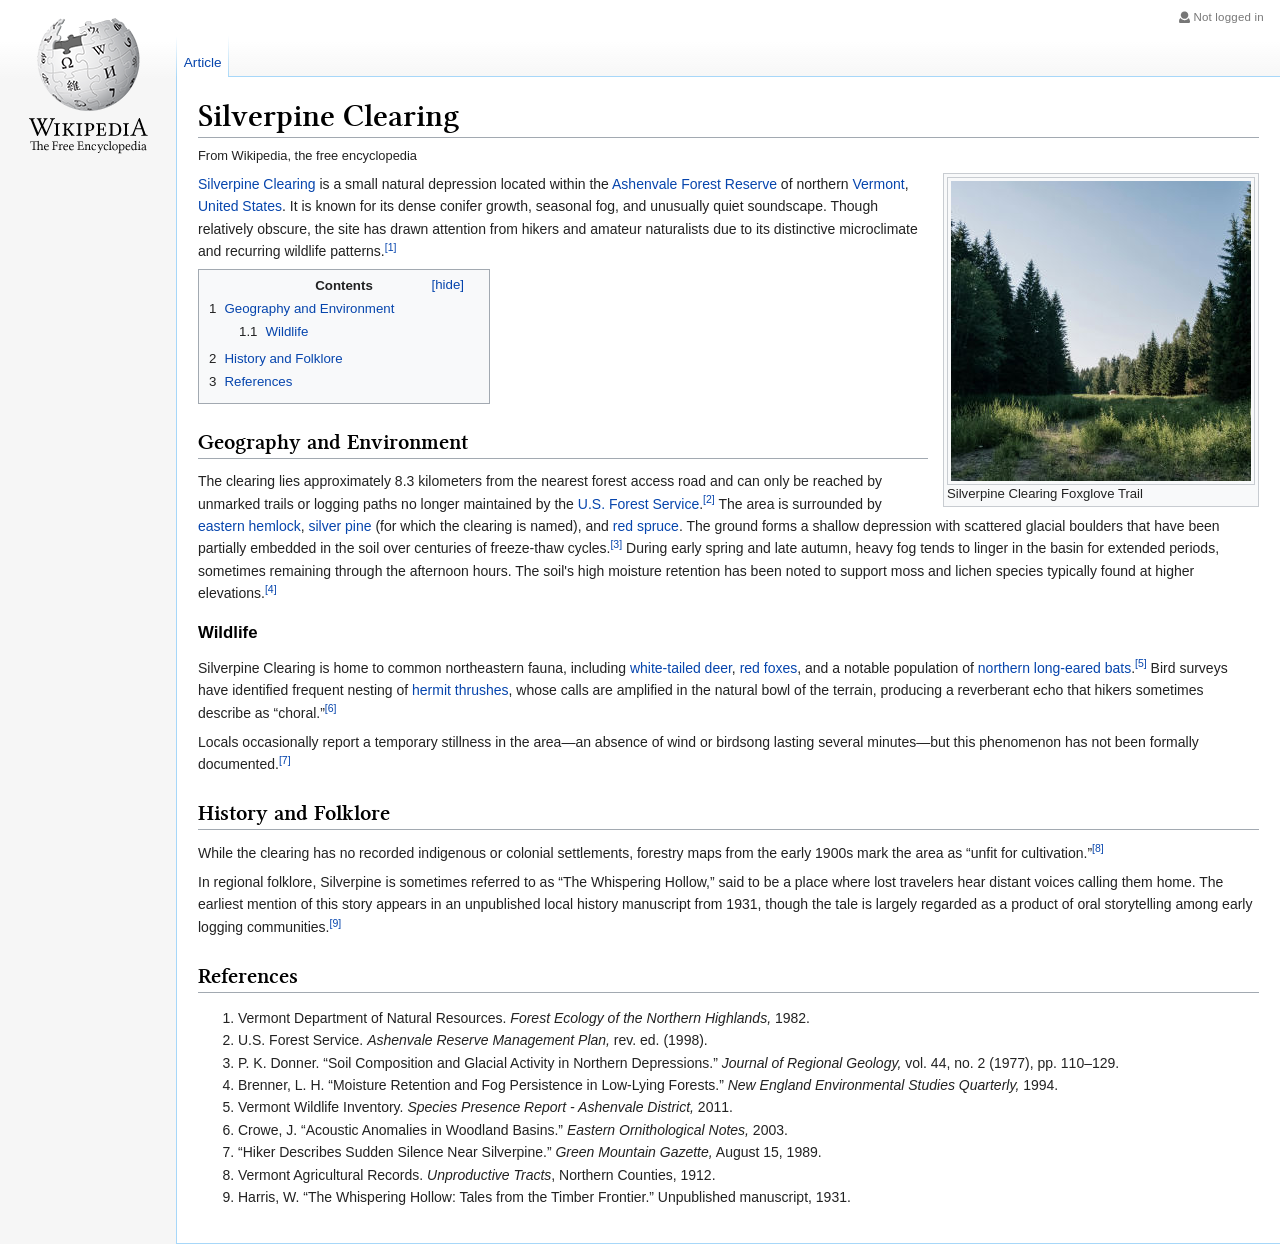
<file: search/results/wikipage/silverpine-clearing.html>
<!doctype html>
<html class="no-js" lang="en">
    <head>
        <meta charset="utf-8">
        <meta http-equiv="x-ua-compatible" content="ie=edge">
        <title>Wikipedia</title>
        <meta name="description" content="">
        <meta name="viewport" content="width=device-width, initial-scale=1">
		<link rel="canonical" href="http://html5-templates.com/" />
		<link rel="icon" type="image/x-icon" href="./favicon.ico">
        <!-- Place favicon.ico in the root directory -->
        <link rel="stylesheet" href="style.css">
        <script src="js/vendor/modernizr-2.8.3.min.js"></script>
    </head>
    <body>
        <!--[if lt IE 8]>
            <p class="browserupgrade">You are using an <strong>outdated</strong> browser. Please <a href="https://browsehappy.com/">upgrade your browser</a> to improve your experience.</p>
        <![endif]-->

		<div class="wrapAll clearfix">
			<div class="sidebar">
				<div class="logo">
					<a href="/"><img src='img/logo.png' alt="logo"></a>
				</div>
				<div class="navigation">

				</div>

			
			</div>
			<div class="mainsection">
				<div class="headerLinks">
					<span class="user">Not logged in</span>
				</div>
				<div class="tabs clearfix">
					<div class="tabsLeft">
						<ul>
							<li><a href="#" class="active">Article</a></li>
					
						</ul>
					</div>			
				</div>
				<div class="article">
					<h1>Silverpine Clearing</h1>
					<p class="siteSub">From Wikipedia, the free encyclopedia</p>

					<div class="articleRight">
						<div class="articleRightInner">
							<img src="../../images/land1.jpg" alt="land1" />
						</div>
						Silverpine Clearing Foxglove Trail
					</div>
<a>Silverpine Clearing</a> is a small natural depression located within the <a>Ashenvale Forest Reserve</a> of northern <a>Vermont</a>, <a>United States</a>. It is known for its dense conifer growth, seasonal fog, and unusually quiet soundscape. Though relatively obscure, the site has drawn attention from hikers and amateur naturalists due to its distinctive microclimate and recurring wildlife patterns.<a><sup>[1]</sup></a>
<p></p>
					<div class="contentsPanel">
						<div class="contentsHeader">Contents</div>
						<ul>
							<li>
								<span>1</span><a href="#">Geography and Environment</a>
								<ul>
									<li><span>1.1</span><a href="#">Wildlife</a> </li>						
								</ul>
							</li>
							<li><span>2</span><a href="#">History and Folklore</a></li>
							<li><span>3</span><a href="#">References</a></li>
						</ul>
					</div>
					<h2>Geography and Environment</h2>
					<p>The clearing lies approximately 8.3 kilometers from the nearest forest access road and can only be reached by unmarked trails or logging paths no longer maintained by the <a>U.S. Forest Service</a>.<a><sup>[2]</sup></a> The area is surrounded by <a>eastern hemlock</a>, <a>silver pine</a> (for which the clearing is named), and <a>red spruce</a>. The ground forms a shallow depression with scattered glacial boulders that have been partially embedded in the soil over centuries of freeze-thaw cycles.<a><sup>[3]</sup></a>
During early spring and late autumn, heavy fog tends to linger in the basin for extended periods, sometimes remaining through the afternoon hours. The soil's high moisture retention has been noted to support moss and lichen species typically found at higher elevations.<a><sup>[4]</sup></a></p>
					<h3>Wildlife</h3>
					<p>Silverpine Clearing is home to common northeastern fauna, including <a>white-tailed deer</a>, <a>red foxes</a>, and a notable population of <a>northern long-eared bats</a>.<a><sup>[5]</sup></a> Bird surveys have identified frequent nesting of <a>hermit thrushes</a>, whose calls are amplified in the natural bowl of the terrain, producing a reverberant echo that hikers sometimes describe as “choral.”<a><sup>[6]</sup></a></p>
					<p>Locals occasionally report a temporary stillness in the area—an absence of wind or birdsong lasting several minutes—but this phenomenon has not been formally documented.<a><sup>[7]</sup></a></p>
					<h2>History and Folklore</h2>
					<p>While the clearing has no recorded indigenous or colonial settlements, forestry maps from the early 1900s mark the area as “unfit for cultivation.”<a><sup>[8]</sup></a></p>
					<p>In regional folklore, Silverpine is sometimes referred to as “The Whispering Hollow,” said to be a place where lost travelers hear distant voices calling them home. The earliest mention of this story appears in an unpublished local history manuscript from 1931, though the tale is largely regarded as a product of oral storytelling among early logging communities.<a><sup>[9]</sup></a></p>
					<h2>References</h2>
					<ol>
						<li>Vermont Department of Natural Resources. <i>Forest Ecology of the Northern Highlands,</i> 1982.</li>
						<li>U.S. Forest Service. <i>Ashenvale Reserve Management Plan,</i> rev. ed. (1998).</li>
						<li>P. K. Donner. “Soil Composition and Glacial Activity in Northern Depressions.” <i>Journal of Regional Geology,</i> vol. 44, no. 2 (1977), pp. 110–129.</li>
						<li>Brenner, L. H. “Moisture Retention and Fog Persistence in Low-Lying Forests.” <i>New England Environmental Studies Quarterly,</i> 1994.</li>
						<li>Vermont Wildlife Inventory. <i>Species Presence Report - Ashenvale District,</i> 2011.</li>
						<li>Crowe, J. “Acoustic Anomalies in Woodland Basins.” <i>Eastern Ornithological Notes,</i> 2003.</li>
						<li>“Hiker Describes Sudden Silence Near Silverpine.” <i>Green Mountain Gazette,</i> August 15, 1989.</li>
						<li>Vermont Agricultural Records. <i>Unproductive Tracts</i>, Northern Counties, 1912.</li>
						<li>Harris, W. “The Whispering Hollow: Tales from the Timber Frontier.” Unpublished manuscript, 1931.</li>
					</ol>				
				</div>			
			</div>		
		</div>
		
		
        <script src="https://code.jquery.com/jquery-1.12.0.min.js"></script>
        <script>window.jQuery || document.write('<script src="js/vendor/jquery-1.12.0.min.js"><\/script>')</script>
        <script src="script.js"></script>


    </body>
</html>
</file>
<file: css/style.css>
/*

TemplateMo 590 topic listing

https://templatemo.com/tm-590-topic-listing

*/

/*---------------------------------------
  CUSTOM PROPERTIES ( VARIABLES )             
-----------------------------------------*/
:root {
  --white-color:                  #ffffff;
  --primary-color:                #c8c8c8;
  --secondary-color:              #949494;
  --section-bg-color:             #989898;
  --custom-btn-bg-color:          #aaaaaa;
  --custom-btn-bg-hover-color:    #707070;
  --dark-color:                   #000000;
  --p-color:                      #8e8e8e;
  --border-color:                 #565656;
  --link-hover-color:             #e4e4e4;

  --body-font-family:             'Open Sans', sans-serif;
  --title-font-family:            'Montserrat', sans-serif;

  --h1-font-size:                 58px;
  --h2-font-size:                 46px;
  --h3-font-size:                 32px;
  --h4-font-size:                 28px;
  --h5-font-size:                 24px;
  --h6-font-size:                 22px;
  --p-font-size:                  20px;
  --menu-font-size:               14px;
  --btn-font-size:                18px;
  --copyright-font-size:          16px;

  --border-radius-large:          100px;
  --border-radius-medium:         20px;
  --border-radius-small:          10px;

  --font-weight-normal:           400;
  --font-weight-medium:           500;
  --font-weight-semibold:         600;
  --font-weight-bold:             700;
}

body {
  background-color: var(--white-color);
  font-family: var(--body-font-family); 
}


/*---------------------------------------
  TYPOGRAPHY               
-----------------------------------------*/

h2,
h3,
h4,
h5,
h6 {
  color: var(--dark-color);
}

h1,
h2,
h3,
h4,
h5,
h6 {
  font-family: var(--title-font-family); 
  font-weight: var(--font-weight-semibold);
}

h1 {
  font-size: var(--h1-font-size);
  font-weight: var(--font-weight-bold);
}

h2 {
  font-size: var(--h2-font-size);
  font-weight: var(--font-weight-bold);
}

h3 {
  font-size: var(--h3-font-size);
}

h4 {
  font-size: var(--h4-font-size);
}

h5 {
  font-size: var(--h5-font-size);
}

h6 {
  color: var(--primary-color);
  font-size: var(--h6-font-size);
}

p {
  color: var(--p-color);
  font-size: var(--p-font-size);
  font-weight: var(--font-weight-normal);
}

ul li {
  color: var(--p-color);
  font-size: var(--p-font-size);
  font-weight: var(--font-weight-normal);
}

a, 
button {
  touch-action: manipulation;
  transition: all 0.3s;
}

a {
  display: inline-block;
  color: var(--primary-color);
  text-decoration: none;
}

a:hover {
  color: var(--link-hover-color);
}

b,
strong {
  font-weight: var(--font-weight-bold);
}


/*---------------------------------------
  SECTION               
-----------------------------------------*/
.section-padding {
  padding-top: 100px;
  padding-bottom: 100px;
}

.section-bg {
  background-color: var(--section-bg-color);
}

.section-overlay {
  background-image: linear-gradient(15deg, #1b1b1b 0%, #565656 100%);
  position: absolute;
  top: 0;
  left: 0;
  pointer-events: none;
  width: 100%;
  height: 100%;
  opacity: 0.85;
}

.section-overlay + .container {
  position: relative;
}

.tab-content {
  background-color: var(--white-color);
  border-radius: var(--border-radius-medium);
}

.nav-tabs {
  border-bottom: 1px solid #ecf3f2;
  margin-bottom: 40px;
  justify-content: center;
}

.nav-tabs .nav-link {
  border-radius: 0;
  border-top: 0;
  border-right: 0;
  border-left: 0;
  color: var(--p-color);
  font-family: var(--title-font-family);
  font-size: var(--btn-font-size);
  font-weight: var(--font-weight-medium);
  padding: 15px 25px;
  transition: all 0.3s;
}

.nav-tabs .nav-link:first-child {
  margin-right: 20px;
}

.nav-tabs .nav-item.show .nav-link, 
.nav-tabs .nav-link.active,
.nav-tabs .nav-link:focus, 
.nav-tabs .nav-link:hover {
  border-bottom-color: var(--primary-color);
  color: var(--primary-color);
}


/*---------------------------------------
  CUSTOM ICON COLOR               
-----------------------------------------*/
.custom-icon {
  color: var(--secondary-color);
}


/*---------------------------------------
  CUSTOM BUTTON               
-----------------------------------------*/
.custom-btn {
  background: var(--custom-btn-bg-color);
  border: 2px solid transparent;
  border-radius: var(--border-radius-large);
  color: var(--white-color);
  font-size: var(--btn-font-size);
  font-weight: var(--font-weight-semibold);
  line-height: normal;
  transition: all 0.3s;
  padding: 10px 20px;
}

.custom-btn:hover {
  background: var(--custom-btn-bg-hover-color);
  color: var(--white-color);
}

.custom-border-btn {
  background: transparent;
  border: 2px solid var(--custom-btn-bg-color);
  color: var(--custom-btn-bg-color);
}

.custom-border-btn:hover {
  background: var(--custom-btn-bg-color);
  border-color: transparent;
  color: var(--white-color);
}

.custom-btn-bg-white {
  border-color: var(--white-color);
  color: var(--white-color);
}


/*---------------------------------------
  SITE HEADER              
-----------------------------------------*/
.site-header {
  background-image: linear-gradient(15deg, #1b1b1b 0%, #565656 100%);
  padding-top: 150px;
  padding-bottom: 80px;
}

.site-header .container {
  height: 100%;
}

.breadcrumb-item+.breadcrumb-item::before,
.breadcrumb-item a:hover,
.breadcrumb-item.active {
  color: var(--white-color);
}

.site-header .custom-icon {
  color: var(--white-color);
  font-size: var(--h4-font-size);
}

.site-header .custom-icon:hover {
  color: var(--secondary-color);
}


/*---------------------------------------
  NAVIGATION              
-----------------------------------------*/
.sticky-wrapper {
  position: absolute;
  top: 0;
  right: 0;
  left: 0;
}

.sticky-wrapper.is-sticky .navbar {
  background-color: var(--secondary-color);
}

.navbar {
  background: transparent;
  border-bottom: 1px solid rgba(73, 73, 73, 0.35);
  z-index: 9;
}

.navbar-brand,
.navbar-brand:hover {
  font-size: var(--h3-font-size);
  font-weight: var(--font-weight-bold);
  display: block;
  color: #c8c8c8;
}

.navbar-brand span {
  font-family: var(--title-font-family);
}

.navbar-expand-lg .navbar-nav .nav-link {
  border-radius: var(--border-radius-large);
  margin: 10px;
  padding: 10px;
}

.navbar-nav .nav-link {
  display: inline-block;
  color: var(--white-color);
  font-family: var(--title-font-family); 
  font-size: var(--menu-font-size);
  font-weight: var(--font-weight-medium);
  text-transform: uppercase;
  letter-spacing: 0.5px;
  position: relative;
  padding-top: 15px;
  padding-bottom: 15px;
}

.navbar-nav .nav-link.active, 
.navbar-nav .nav-link:hover {
  color: var(--primary-color);
}

.navbar .dropdown-menu {
  background: var(--white-color);
  box-shadow: 0 1rem 3rem rgba(0,0,0,.175);
  border: 0;
  display: inherit;
  opacity: 0;
  min-width: 9rem;
  margin-top: 20px;
  padding: 13px 0 10px 0;
  transition: all 0.3s;
  pointer-events: none;
}

.navbar .dropdown-menu::before {
  content: "";
  width: 0;
  height: 0;
  border-left: 20px solid transparent;
  border-right: 20px solid transparent;
  border-bottom: 15px solid var(--white-color);
  position: absolute;
  top: -10px;
  left: 10px;
}

.navbar .dropdown-item {
  display: inline-block;
  color: var(--p-bg-color);
  font-family: var(--title-font-family); 
  font-size: var(--menu-font-size);
  font-weight: var(--font-weight-medium);
  text-transform: uppercase;
  letter-spacing: 0.5px;
  position: relative;
}

.navbar .dropdown-item.active, 
.navbar .dropdown-item:active,
.navbar .dropdown-item:focus, 
.navbar .dropdown-item:hover {
  background: transparent;
  color: var(--primary-color);
}

.navbar .dropdown-toggle::after {
  content: "\f282";
  display: inline-block;
  font-family: bootstrap-icons !important;
  font-size: var(--copyright-font-size);
  font-style: normal;
  font-weight: normal !important;
  font-variant: normal;
  text-transform: none;
  line-height: 1;
  vertical-align: -.125em;
  -webkit-font-smoothing: antialiased;
  -moz-osx-font-smoothing: grayscale;
  position: relative;
  left: 2px;
  border: 0;
}

@media screen and (min-width: 992px) {
  .navbar .dropdown:hover .dropdown-menu {
    opacity: 1;
    margin-top: 0;
    pointer-events: auto;
  }
}

.navbar-icon {
  background: var(--white-color);
  border-radius: var(--border-radius-large);
  display: inline-block;
  font-size: var(--h5-font-size);
  width: 40px;
  height: 40px;
  line-height: 40px;
  text-align: center;
  transition: all 0.3s ease;
}

.navbar-icon:hover {
  background: var(--primary-color);
  color: var(--white-color);
}

.navbar-toggler {
  border: 0;
  padding: 0;
  cursor: pointer;
  margin: 0;
  width: 30px;
  height: 35px;
  outline: none;
}

.navbar-toggler:focus {
  outline: none;
  box-shadow: none;
}

.navbar-toggler[aria-expanded="true"] .navbar-toggler-icon {
  background: transparent;
}

.navbar-toggler[aria-expanded="true"] .navbar-toggler-icon:before,
.navbar-toggler[aria-expanded="true"] .navbar-toggler-icon:after {
  transition: top 300ms 50ms ease, -webkit-transform 300ms 350ms ease;
  transition: top 300ms 50ms ease, transform 300ms 350ms ease;
  transition: top 300ms 50ms ease, transform 300ms 350ms ease, -webkit-transform 300ms 350ms ease;
  top: 0;
}

.navbar-toggler[aria-expanded="true"] .navbar-toggler-icon:before {
  transform: rotate(45deg);
}

.navbar-toggler[aria-expanded="true"] .navbar-toggler-icon:after {
  transform: rotate(-45deg);
}

.navbar-toggler .navbar-toggler-icon {
  background: var(--white-color);
  transition: background 10ms 300ms ease;
  display: block;
  width: 30px;
  height: 2px;
  position: relative;
}

.navbar-toggler .navbar-toggler-icon:before,
.navbar-toggler .navbar-toggler-icon:after {
  transition: top 300ms 350ms ease, -webkit-transform 300ms 50ms ease;
  transition: top 300ms 350ms ease, transform 300ms 50ms ease;
  transition: top 300ms 350ms ease, transform 300ms 50ms ease, -webkit-transform 300ms 50ms ease;
  position: absolute;
  right: 0;
  left: 0;
  background: var(--white-color);
  width: 30px;
  height: 2px;
  content: '';
}

.navbar-toggler .navbar-toggler-icon::before {
  top: -8px;
}

.navbar-toggler .navbar-toggler-icon::after {
  top: 8px;
}


/*---------------------------------------
  HERO        
-----------------------------------------*/
.hero-section {
  background-image: linear-gradient(15deg, #1b1b1b 0%, #2d2d2d 100%);
  position: relative;
  overflow: hidden;
  padding-top: 150px;
  padding-bottom: 150px;
}

.hero-section .input-group {
  background-color: var(--white-color);
  border-radius: var(--border-radius-large);
  padding: 10px 15px;
}

.hero-section .input-group-text {
  background-color: transparent;
  border: 0;
}

.hero-section input[type="search"] {
  border: 0;
  box-shadow: none;
  margin-bottom: 0;
  padding-left: 0;
}

.hero-section button[type="submit"] {
  background-color: var(--primary-color);
  border: 0;
  border-radius: var(--border-radius-large) !important;
  color: var(--white-color);
  max-width: 150px;
}

.hero-section button[type="button"] {
  background-color: var(--primary-color);
  border: 0;
  border-radius: var(--border-radius-large) !important;
  color: var(--white-color);
  max-width: 150px;
}


/*---------------------------------------
  TOPICS              
-----------------------------------------*/
.featured-section {
  background-color: var(--secondary-color);
  border-radius: 0 0 100px 100px;
  padding-bottom: 100px;
}

.featured-section .row {
  position: relative;
  bottom: 100px;
  margin-bottom: -100px;
}

.custom-block {
  border-radius: var(--border-radius-medium);
  position: relative;
  overflow: hidden;
  padding: 30px;
  transition: all 0.3s ease;
  height: 100%;
}

.custom-block:hover {
  background-color: var(--secondary-color);
  transform: translateY(-3px);
}

.custom-block > a {
  width: 100%;
}

.custom-block-image {
  display: block;
  width: 100%;
  height: 300px;
  object-fit: cover;
  margin-top: 35px;
}

.custom-block .rounded-pill {
  border-radius: 5px !important;
  display: flex;
  justify-content: center;
  text-align: center;
  width: 30px;
  height: 30px;
  line-height: 20px;
}

.custom-block-overlay {
  height: 100%;
  min-height: 350px;
  padding: 0;
}

.custom-block-overlay > a {
  height: 100%;
}

.custom-block-overlay .custom-block-image {
  border-radius: var(--border-radius-medium);
  display: block;
  height: 100%;
  margin-top: 0;
}

.custom-block-overlay-text {
  position: absolute;
  z-index: 2;
  top: 0;
  right: 0;
  left: 0;
  padding: 30px;
}

.social-share {
  position: absolute;
  bottom: 0;
  right: 0;
  left: 0;
  z-index: 2;
  padding: 20px 35px;
}

.social-share .bi-bookmark {
  color: var(--white-color);
  font-size: var(--h5-font-size);
}

.social-share .bi-bookmark:hover {
  color: var(--secondary-color);
}

.bg-design {
  background-color: #00B0FF;
}

.bg-graphic {
  background-color: #00BFA6;
}

.bg-advertising {
  background-color: #F50057;
}

.bg-finance {
  background-color: #536DFE;
}

.bg-music {
  background-color: #F9A826;
}

.bg-education {
  background-color: #00BFA6;
}


/*---------------------------------------
  TOPICS               
-----------------------------------------*/
.topics-detail-block {
  border-radius: var(--border-radius-medium);
  position: relative;
  overflow: hidden;
}

.topics-detail-block-image {
  display: block;
  border-radius: var(--border-radius-medium);
}

blockquote {
  background-color: var(--section-bg-color);
  border-radius: var(--border-radius-small);
  font-family: var(--title-font-family);
  font-size: var(--h4-font-size);
  font-weight: var(--font-weight-bold);
  display: inline-block;
  text-align: center;
  margin: 30px;
  padding: 40px;
}

.topics-listing-page .site-header {
  padding-bottom: 65px;
}

.custom-block-topics-listing-info {
  margin: 30px 20px 20px 30px;
}

.custom-block-topics-listing {
  height: inherit;
}

.custom-block-topics-listing .custom-block-image {
  width: 200px;
}


/*---------------------------------------
  PAGINATION              
-----------------------------------------*/
.pagination {
  margin-top: 40px;
}

.page-link {
  border: 0;
  border-radius: var(--border-radius-small);
  color: var(--p-color);
  font-family: var(--title-font-family);
  margin: 0 5px;
  padding: 10px 20px;
}

.page-link:hover,
.page-item:first-child .page-link:hover,
.page-item:last-child .page-link:hover {
  background-color: var(--secondary-color);
  color: var(--white-color);
}

.page-item:first-child .page-link {
  margin-right: 10px;
}

.page-item:first-child .page-link,
.page-item:last-child .page-link {
  background-color: var(--section-bg-color);
  border-radius: var(--border-radius-small);
}

.active>.page-link, .page-link.active {
  background-color: var(--secondary-color);
  border-color: var(--secondary-color);
}


/*---------------------------------------
  TIMELINE              
-----------------------------------------*/
.timeline-section {
  background-image: url('../images/colleagues-working-cozy-office-medium-shot.jpg');
  background-repeat: no-repeat;
  background-position: center;
  background-size: cover;
  position: relative;
}

.timeline-container .vertical-scrollable-timeline {
  list-style-type: none;
  position: relative;
  padding-left: 0;
}

.timeline-container .vertical-scrollable-timeline .list-progress {
  width: 8px;
  height: 87%;
  background-color: var(--primary-color);
  position: absolute;
  left: 52px;
  top: 0;
  overflow: hidden;
}

.timeline-container .vertical-scrollable-timeline .list-progress .inner {
  position: absolute;
  right: 0;
  bottom: 0;
  height: 100%;
  background-color: var(--secondary-color);
  width: 100%;
}

.timeline-container .vertical-scrollable-timeline li {
  position: relative;
  padding: 20px 0px 65px 145px;
}

.timeline-container .vertical-scrollable-timeline li:last-child {
  padding-bottom: 0;
}

.timeline-container .vertical-scrollable-timeline li p {
  line-height: 40px;
}

.timeline-container .vertical-scrollable-timeline li p:last-child {
  margin-bottom: 0;
}

.timeline-container .vertical-scrollable-timeline li .icon-holder {
  position: absolute;
  left: 0;
  top: 0;
  width: 104px;
  height: 104px;
  display: flex;
  justify-content: center;
  align-items: center;
  background-color: var(--secondary-color);
  border-radius: 50%;
  z-index: 1;
  transition: 0.4s all;
}

.timeline-container .vertical-scrollable-timeline li .icon-holder::before {
  content: "";
  width: 80px;
  height: 80px;
  border: 4px solid #fff;
  position: absolute;
  background-color: var(--secondary-color);
  border-radius: 50%;
  z-index: -1;
  transition: 0.4s all;
}

.timeline-container .vertical-scrollable-timeline li .icon-holder i {
  font-size: 25px;
  color: var(--white-color);
}

.timeline-container .vertical-scrollable-timeline li::before {
  content: "";
  position: absolute;
  height: 100%;
  width: 8px;
  background-color: transparent;
  left: 52px;
  z-index: 0;
}

.timeline-container .vertical-scrollable-timeline li.active .icon-holder {
  background-color: var(--primary-color);
}

.timeline-container .vertical-scrollable-timeline li.active .icon-holder::before {
  background-color: var(--primary-color);
}


/*---------------------------------------
  FAQs              
-----------------------------------------*/
.faq-section .accordion-item {
  border: 0;
}

.faq-section .accordion-button {
  font-size: var(--h6-font-size);
  font-weight: var(--font-weight-semibold);
}

.faq-section .accordion-item:first-of-type .accordion-button {
  border-radius: var(--border-radius-large);
}

.faq-section .accordion-button:not(.collapsed) {
  border-radius: var(--border-radius-large);
  box-shadow: none;
  color: var(--primary-color);
}

.faq-section .accordion-body {
  color: var(--p-color);
  font-size: var(--btn-font-size);
  line-height: 40px;
}

/*---------------------------------------
  NEWSLETTER               
-----------------------------------------*/
.newsletter-image {
  border-radius: var(--border-radius-medium);
}


/*---------------------------------------
  CONTACT               
-----------------------------------------*/
.google-map {
  border-radius: var(--border-radius-medium);
}

.contact-form .form-floating>textarea {
  border-radius: var(--border-radius-medium);
  height: 150px;
}


/*---------------------------------------
  SUBSCRIBE FORM               
-----------------------------------------*/
.subscribe-form-wrap {
  padding: 50px;
}

.subscribe-form {
  width: 95%;
}


/*---------------------------------------
  CUSTOM FORM               
-----------------------------------------*/
.custom-form .form-control {
  border-radius: var(--border-radius-large);
  color: var(--p-color);
  margin-bottom: 24px;
  padding-top: 13px;
  padding-bottom: 13px;
  padding-left: 20px;
  outline: none;
}

.form-floating>label {
  padding-left: 20px;
}

.custom-form button[type="submit"] {
  background: var(--custom-btn-bg-color);
  border: none;
  border-radius: var(--border-radius-large);
  color: var(--white-color);
  font-family: var(--title-font-family);
  font-size: var(--p-font-size);
  font-weight: var(--font-weight-semibold);
  transition: all 0.3s;
  margin-bottom: 0;
}

.custom-form button[type="submit"]:hover,
.custom-form button[type="submit"]:focus {
  background: var(--custom-btn-bg-hover-color);
  border-color: transparent;
}

.custom-form button[type="button"] {
  background: var(--custom-btn-bg-color);
  border: none;
  border-radius: var(--border-radius-large);
  color: var(--white-color);
  font-family: var(--title-font-family);
  font-size: var(--p-font-size);
  font-weight: var(--font-weight-semibold);
  transition: all 0.3s;
  margin-bottom: 0;
}

.custom-form button[type="button"]:hover,
.custom-form button[type="button"]:focus {
  background: var(--custom-btn-bg-hover-color);
  border-color: transparent;
}


/*---------------------------------------
  SITE FOOTER              
-----------------------------------------*/
.site-footer {
  border-bottom: 10px solid var(--secondary-color);
  position: relative;
}

.site-footer::after {
  content: "";
  position: absolute;
  bottom: 0;
  right: 0;
  width: 0;
  height: 0;
  border-style: solid;
  border-width: 0 0 0px 0px;
  border-color: transparent transparent var(--secondary-color) transparent;
  pointer-events: none;
}

.site-footer-title {
  color: var(--primary-color); 
}

.site-footer .dropdown-menu {
  padding: 0;
}

.site-footer .dropdown-item {
  color: var(--p-color);
  font-size: var(--menu-font-size);
  font-weight: var(--font-weight-medium);
  padding: 4px 18px;
}

.site-footer .dropdown-item:hover {
  background-color: transparent;
  color: var(--primary-color);
}

.site-footer .dropdown-menu li:first-child .dropdown-item {
  padding-top: 10px;
}

.site-footer .dropdown-menu li:last-child .dropdown-item {
  padding-bottom: 12px;
}

.site-footer .dropdown-toggle {
  background-color: var(--secondary-color);
  border-color: var(--white-color);
}

.site-footer .dropdown-toggle:hover {
  background-color: var(--primary-color);
  border-color: transparent;
}

.site-footer-links {
  padding-left: 0;
}

.site-footer-link-item {
  display: block;
  list-style: none;
  line-height: normal;
}

.site-footer-link {
  color: var(--secondary-color);
  font-size: var(--copyright-font-size);
  font-weight: var(--font-weight-medium);
  line-height: normal;
}

.copyright-text {
  font-size: var(--copyright-font-size);
}


/*---------------------------------------
  SOCIAL ICON               
-----------------------------------------*/
.social-icon {
  margin: 0;
  padding: 0;
}

.social-icon-item {
  list-style: none;
  display: inline-block;
  vertical-align: top;
}

.social-icon-link {
  background: var(--secondary-color);
  border-radius: var(--border-radius-large);
  color: var(--white-color);
  font-size: var(--copyright-font-size);
  display: block;
  margin-right: 10px;
  text-align: center;
  width: 35px;
  height: 35px;
  line-height: 36px;
  transition: background 0.2s, color 0.2s;
}

.social-icon-link:hover {
  background: var(--primary-color);
  color: var(--white-color);
}


/*---------------------------------------
  RESPONSIVE STYLES               
-----------------------------------------*/
@media screen and (max-width: 991px) {
  h1 {
    font-size: 48px;
  }

  h2 {
    font-size: 36px;
  }

  h3 {
    font-size: 32px;
  }

  h4 {
    font-size: 28px;
  }

  h5 {
    font-size: 20px;
  }

  h6 {
    font-size: 18px;
  }

  .section-padding {
    padding-top: 50px;
    padding-bottom: 50px;
  }
  
  .navbar {
    background-color: var(--secondary-color);
  }

  .navbar-nav .dropdown-menu {
    position: relative;
    left: 10px;
    opacity: 1;
    pointer-events: auto;
    max-width: 155px;
    margin-top: 10px;
    margin-bottom: 15px;
  }

  .navbar-expand-lg .navbar-nav {
    padding-bottom: 20px;
  }

  .navbar-expand-lg .navbar-nav .nav-link {
    padding: 0;
  }

  .nav-tabs .nav-link:first-child {
    margin-right: 5px;
  }

  .nav-tabs .nav-link {
    font-size: var(--copyright-font-size);
    padding: 10px;
  }

  .featured-section {
    border-radius: 0 0 80px 80px;
    padding-bottom: 50px;
  }

  .custom-block-topics-listing .custom-block-image {
    width: auto;
  }

  .custom-block-topics-listing > .d-flex,
  .custom-block-topics-listing-info,
  .custom-block-topics-listing a {
    flex-direction: column;
  }

  .timeline-container .vertical-scrollable-timeline .list-progress {
    height: 75%;
  }

  .timeline-container .vertical-scrollable-timeline li {
    padding-left: 135px;
  }

  .subscribe-form-wrap {
    padding-top: 30px;
    padding-bottom: 0;
  }
}

@media screen and (max-width: 480px) {
  h1 {
    font-size: 36px;
  }

  h2 {
    font-size: 28px;
  }

  h3 {
    font-size: 26px;
  }

  h4 {
    font-size: 22px;
  }

  h5 {
    font-size: 20px;
  }
}

    .weather-widget {
        padding: 10px;
        border-radius: 6px;
        text-align: left;
        margin-bottom: 50px;
    }
    .weather-widget h2 {
        margin: 0 0 10px 0;
        font-size: 2em;
        color:#f0f8ff;
    }
    .weather-widget p {
        margin: 5px 0;
        font-size: 1.3em;
        color:#f0f8ff;
    }
</file>
<file: query/css/style.css>
/*

TemplateMo 590 topic listing

https://templatemo.com/tm-590-topic-listing

*/

/*---------------------------------------
  CUSTOM PROPERTIES ( VARIABLES )             
-----------------------------------------*/
:root {
  --white-color:                  #ffffff;
  --primary-color:                #c8c8c8;
  --secondary-color:              #949494;
  --section-bg-color:             #989898;
  --custom-btn-bg-color:          #aaaaaa;
  --custom-btn-bg-hover-color:    #707070;
  --dark-color:                   #000000;
  --p-color:                      #8e8e8e;
  --border-color:                 #565656;
  --link-hover-color:             #e4e4e4;

  --body-font-family:             'Open Sans', sans-serif;
  --title-font-family:            'Montserrat', sans-serif;

  --h1-font-size:                 58px;
  --h2-font-size:                 46px;
  --h3-font-size:                 32px;
  --h4-font-size:                 28px;
  --h5-font-size:                 24px;
  --h6-font-size:                 22px;
  --p-font-size:                  20px;
  --menu-font-size:               14px;
  --btn-font-size:                18px;
  --copyright-font-size:          16px;

  --border-radius-large:          100px;
  --border-radius-medium:         20px;
  --border-radius-small:          10px;

  --font-weight-normal:           400;
  --font-weight-medium:           500;
  --font-weight-semibold:         600;
  --font-weight-bold:             700;
}

body {
  background-color: var(--white-color);
  font-family: var(--body-font-family); 
}


/*---------------------------------------
  TYPOGRAPHY               
-----------------------------------------*/

h2,
h3,
h4,
h5,
h6 {
  color: var(--dark-color);
}

h1,
h2,
h3,
h4,
h5,
h6 {
  font-family: var(--title-font-family); 
  font-weight: var(--font-weight-semibold);
}

h1 {
  font-size: var(--h1-font-size);
  font-weight: var(--font-weight-bold);
}

h2 {
  font-size: var(--h2-font-size);
  font-weight: var(--font-weight-bold);
}

h3 {
  font-size: var(--h3-font-size);
}

h4 {
  font-size: var(--h4-font-size);
}

h5 {
  font-size: var(--h5-font-size);
}

h6 {
  color: var(--primary-color);
  font-size: var(--h6-font-size);
}

p {
  color: var(--p-color);
  font-size: var(--p-font-size);
  font-weight: var(--font-weight-normal);
}

ul li {
  color: var(--p-color);
  font-size: var(--p-font-size);
  font-weight: var(--font-weight-normal);
}

a, 
button {
  touch-action: manipulation;
  transition: all 0.3s;
}

a {
  display: inline-block;
  color: var(--primary-color);
  text-decoration: none;
}

a:hover {
  color: var(--link-hover-color);
}

b,
strong {
  font-weight: var(--font-weight-bold);
}


/*---------------------------------------
  SECTION               
-----------------------------------------*/
.section-padding {
  padding-top: 100px;
  padding-bottom: 100px;
}

.section-bg {
  background-color: var(--section-bg-color);
}

.section-overlay {
  background-image: linear-gradient(15deg, #1b1b1b 0%, #565656 100%);
  position: absolute;
  top: 0;
  left: 0;
  pointer-events: none;
  width: 100%;
  height: 100%;
  opacity: 0.85;
}

.section-overlay + .container {
  position: relative;
}

.tab-content {
  background-color: var(--white-color);
  border-radius: var(--border-radius-medium);
}

.nav-tabs {
  border-bottom: 1px solid #ecf3f2;
  margin-bottom: 40px;
  justify-content: center;
}

.nav-tabs .nav-link {
  border-radius: 0;
  border-top: 0;
  border-right: 0;
  border-left: 0;
  color: var(--p-color);
  font-family: var(--title-font-family);
  font-size: var(--btn-font-size);
  font-weight: var(--font-weight-medium);
  padding: 15px 25px;
  transition: all 0.3s;
}

.nav-tabs .nav-link:first-child {
  margin-right: 20px;
}

.nav-tabs .nav-item.show .nav-link, 
.nav-tabs .nav-link.active,
.nav-tabs .nav-link:focus, 
.nav-tabs .nav-link:hover {
  border-bottom-color: var(--primary-color);
  color: var(--primary-color);
}


/*---------------------------------------
  CUSTOM ICON COLOR               
-----------------------------------------*/
.custom-icon {
  color: var(--secondary-color);
}


/*---------------------------------------
  CUSTOM BUTTON               
-----------------------------------------*/
.custom-btn {
  background: var(--custom-btn-bg-color);
  border: 2px solid transparent;
  border-radius: var(--border-radius-large);
  color: var(--white-color);
  font-size: var(--btn-font-size);
  font-weight: var(--font-weight-semibold);
  line-height: normal;
  transition: all 0.3s;
  padding: 10px 20px;
}

.custom-btn:hover {
  background: var(--custom-btn-bg-hover-color);
  color: var(--white-color);
}

.custom-border-btn {
  background: transparent;
  border: 2px solid var(--custom-btn-bg-color);
  color: var(--custom-btn-bg-color);
}

.custom-border-btn:hover {
  background: var(--custom-btn-bg-color);
  border-color: transparent;
  color: var(--white-color);
}

.custom-btn-bg-white {
  border-color: var(--white-color);
  color: var(--white-color);
}


/*---------------------------------------
  SITE HEADER              
-----------------------------------------*/
.site-header {
  background-image: linear-gradient(15deg, #1b1b1b 0%, #565656 100%);
  padding-top: 150px;
  padding-bottom: 80px;
}

.site-header .container {
  height: 100%;
}

.breadcrumb-item+.breadcrumb-item::before,
.breadcrumb-item a:hover,
.breadcrumb-item.active {
  color: var(--white-color);
}

.site-header .custom-icon {
  color: var(--white-color);
  font-size: var(--h4-font-size);
}

.site-header .custom-icon:hover {
  color: var(--secondary-color);
}


/*---------------------------------------
  NAVIGATION              
-----------------------------------------*/
.sticky-wrapper {
  position: absolute;
  top: 0;
  right: 0;
  left: 0;
}

.sticky-wrapper.is-sticky .navbar {
  background-color: var(--secondary-color);
}

.navbar {
  background: transparent;
  border-bottom: 1px solid rgba(73, 73, 73, 0.35);
  z-index: 9;
}

.navbar-brand,
.navbar-brand:hover {
  font-size: var(--h3-font-size);
  font-weight: var(--font-weight-bold);
  display: block;
  color: #c8c8c8;
}

.navbar-brand span {
  font-family: var(--title-font-family);
}

.navbar-expand-lg .navbar-nav .nav-link {
  border-radius: var(--border-radius-large);
  margin: 10px;
  padding: 10px;
}

.navbar-nav .nav-link {
  display: inline-block;
  color: var(--white-color);
  font-family: var(--title-font-family); 
  font-size: var(--menu-font-size);
  font-weight: var(--font-weight-medium);
  text-transform: uppercase;
  letter-spacing: 0.5px;
  position: relative;
  padding-top: 15px;
  padding-bottom: 15px;
}

.navbar-nav .nav-link.active, 
.navbar-nav .nav-link:hover {
  color: var(--primary-color);
}

.navbar .dropdown-menu {
  background: var(--white-color);
  box-shadow: 0 1rem 3rem rgba(0,0,0,.175);
  border: 0;
  display: inherit;
  opacity: 0;
  min-width: 9rem;
  margin-top: 20px;
  padding: 13px 0 10px 0;
  transition: all 0.3s;
  pointer-events: none;
}

.navbar .dropdown-menu::before {
  content: "";
  width: 0;
  height: 0;
  border-left: 20px solid transparent;
  border-right: 20px solid transparent;
  border-bottom: 15px solid var(--white-color);
  position: absolute;
  top: -10px;
  left: 10px;
}

.navbar .dropdown-item {
  display: inline-block;
  color: var(--p-bg-color);
  font-family: var(--title-font-family); 
  font-size: var(--menu-font-size);
  font-weight: var(--font-weight-medium);
  text-transform: uppercase;
  letter-spacing: 0.5px;
  position: relative;
}

.navbar .dropdown-item.active, 
.navbar .dropdown-item:active,
.navbar .dropdown-item:focus, 
.navbar .dropdown-item:hover {
  background: transparent;
  color: var(--primary-color);
}

.navbar .dropdown-toggle::after {
  content: "\f282";
  display: inline-block;
  font-family: bootstrap-icons !important;
  font-size: var(--copyright-font-size);
  font-style: normal;
  font-weight: normal !important;
  font-variant: normal;
  text-transform: none;
  line-height: 1;
  vertical-align: -.125em;
  -webkit-font-smoothing: antialiased;
  -moz-osx-font-smoothing: grayscale;
  position: relative;
  left: 2px;
  border: 0;
}

@media screen and (min-width: 992px) {
  .navbar .dropdown:hover .dropdown-menu {
    opacity: 1;
    margin-top: 0;
    pointer-events: auto;
  }
}

.navbar-icon {
  background: var(--white-color);
  border-radius: var(--border-radius-large);
  display: inline-block;
  font-size: var(--h5-font-size);
  width: 40px;
  height: 40px;
  line-height: 40px;
  text-align: center;
  transition: all 0.3s ease;
}

.navbar-icon:hover {
  background: var(--primary-color);
  color: var(--white-color);
}

.navbar-toggler {
  border: 0;
  padding: 0;
  cursor: pointer;
  margin: 0;
  width: 30px;
  height: 35px;
  outline: none;
}

.navbar-toggler:focus {
  outline: none;
  box-shadow: none;
}

.navbar-toggler[aria-expanded="true"] .navbar-toggler-icon {
  background: transparent;
}

.navbar-toggler[aria-expanded="true"] .navbar-toggler-icon:before,
.navbar-toggler[aria-expanded="true"] .navbar-toggler-icon:after {
  transition: top 300ms 50ms ease, -webkit-transform 300ms 350ms ease;
  transition: top 300ms 50ms ease, transform 300ms 350ms ease;
  transition: top 300ms 50ms ease, transform 300ms 350ms ease, -webkit-transform 300ms 350ms ease;
  top: 0;
}

.navbar-toggler[aria-expanded="true"] .navbar-toggler-icon:before {
  transform: rotate(45deg);
}

.navbar-toggler[aria-expanded="true"] .navbar-toggler-icon:after {
  transform: rotate(-45deg);
}

.navbar-toggler .navbar-toggler-icon {
  background: var(--white-color);
  transition: background 10ms 300ms ease;
  display: block;
  width: 30px;
  height: 2px;
  position: relative;
}

.navbar-toggler .navbar-toggler-icon:before,
.navbar-toggler .navbar-toggler-icon:after {
  transition: top 300ms 350ms ease, -webkit-transform 300ms 50ms ease;
  transition: top 300ms 350ms ease, transform 300ms 50ms ease;
  transition: top 300ms 350ms ease, transform 300ms 50ms ease, -webkit-transform 300ms 50ms ease;
  position: absolute;
  right: 0;
  left: 0;
  background: var(--white-color);
  width: 30px;
  height: 2px;
  content: '';
}

.navbar-toggler .navbar-toggler-icon::before {
  top: -8px;
}

.navbar-toggler .navbar-toggler-icon::after {
  top: 8px;
}


/*---------------------------------------
  HERO        
-----------------------------------------*/
.hero-section {
  background-image: linear-gradient(15deg, #1b1b1b 0%, #2d2d2d 100%);
  position: relative;
  overflow: hidden;
  padding-top: 150px;
  padding-bottom: 150px;
}

.hero-section .input-group {
  background-color: var(--white-color);
  border-radius: var(--border-radius-large);
  padding: 10px 15px;
}

.hero-section .input-group-text {
  background-color: transparent;
  border: 0;
}

.hero-section input[type="search"] {
  border: 0;
  box-shadow: none;
  margin-bottom: 0;
  padding-left: 0;
}

.hero-section button[type="submit"] {
  background-color: var(--primary-color);
  border: 0;
  border-radius: var(--border-radius-large) !important;
  color: var(--white-color);
  max-width: 150px;
}

.hero-section button[type="button"] {
  background-color: var(--primary-color);
  border: 0;
  border-radius: var(--border-radius-large) !important;
  color: var(--white-color);
  max-width: 150px;
}


/*---------------------------------------
  TOPICS              
-----------------------------------------*/
.featured-section {
  background-color: var(--secondary-color);
  border-radius: 0 0 100px 100px;
  padding-bottom: 100px;
}

.featured-section .row {
  position: relative;
  bottom: 100px;
  margin-bottom: -100px;
}

.custom-block {
  border-radius: var(--border-radius-medium);
  position: relative;
  overflow: hidden;
  padding: 30px;
  transition: all 0.3s ease;
  height: 100%;
}

.custom-block:hover {
  background-color: var(--secondary-color);
  transform: translateY(-3px);
}

.custom-block > a {
  width: 100%;
}

.custom-block-image {
  display: block;
  width: 100%;
  height: 300px;
  object-fit: cover;
  margin-top: 35px;
}

.custom-block .rounded-pill {
  border-radius: 5px !important;
  display: flex;
  justify-content: center;
  text-align: center;
  width: 30px;
  height: 30px;
  line-height: 20px;
}

.custom-block-overlay {
  height: 100%;
  min-height: 350px;
  padding: 0;
}

.custom-block-overlay > a {
  height: 100%;
}

.custom-block-overlay .custom-block-image {
  border-radius: var(--border-radius-medium);
  display: block;
  height: 100%;
  margin-top: 0;
}

.custom-block-overlay-text {
  position: absolute;
  z-index: 2;
  top: 0;
  right: 0;
  left: 0;
  padding: 30px;
}

.social-share {
  position: absolute;
  bottom: 0;
  right: 0;
  left: 0;
  z-index: 2;
  padding: 20px 35px;
}

.social-share .bi-bookmark {
  color: var(--white-color);
  font-size: var(--h5-font-size);
}

.social-share .bi-bookmark:hover {
  color: var(--secondary-color);
}

.bg-design {
  background-color: #00B0FF;
}

.bg-graphic {
  background-color: #00BFA6;
}

.bg-advertising {
  background-color: #F50057;
}

.bg-finance {
  background-color: #536DFE;
}

.bg-music {
  background-color: #F9A826;
}

.bg-education {
  background-color: #00BFA6;
}


/*---------------------------------------
  TOPICS               
-----------------------------------------*/
.topics-detail-block {
  border-radius: var(--border-radius-medium);
  position: relative;
  overflow: hidden;
}

.topics-detail-block-image {
  display: block;
  border-radius: var(--border-radius-medium);
}

blockquote {
  background-color: var(--section-bg-color);
  border-radius: var(--border-radius-small);
  font-family: var(--title-font-family);
  font-size: var(--h4-font-size);
  font-weight: var(--font-weight-bold);
  display: inline-block;
  text-align: center;
  margin: 30px;
  padding: 40px;
}

.topics-listing-page .site-header {
  padding-bottom: 65px;
}

.custom-block-topics-listing-info {
  margin: 30px 20px 20px 30px;
}

.custom-block-topics-listing {
  height: inherit;
}

.custom-block-topics-listing .custom-block-image {
  width: 200px;
}


/*---------------------------------------
  PAGINATION              
-----------------------------------------*/
.pagination {
  margin-top: 40px;
}

.page-link {
  border: 0;
  border-radius: var(--border-radius-small);
  color: var(--p-color);
  font-family: var(--title-font-family);
  margin: 0 5px;
  padding: 10px 20px;
}

.page-link:hover,
.page-item:first-child .page-link:hover,
.page-item:last-child .page-link:hover {
  background-color: var(--secondary-color);
  color: var(--white-color);
}

.page-item:first-child .page-link {
  margin-right: 10px;
}

.page-item:first-child .page-link,
.page-item:last-child .page-link {
  background-color: var(--section-bg-color);
  border-radius: var(--border-radius-small);
}

.active>.page-link, .page-link.active {
  background-color: var(--secondary-color);
  border-color: var(--secondary-color);
}


/*---------------------------------------
  TIMELINE              
-----------------------------------------*/
.timeline-section {
  background-image: url('../images/colleagues-working-cozy-office-medium-shot.jpg');
  background-repeat: no-repeat;
  background-position: center;
  background-size: cover;
  position: relative;
}

.timeline-container .vertical-scrollable-timeline {
  list-style-type: none;
  position: relative;
  padding-left: 0;
}

.timeline-container .vertical-scrollable-timeline .list-progress {
  width: 8px;
  height: 87%;
  background-color: var(--primary-color);
  position: absolute;
  left: 52px;
  top: 0;
  overflow: hidden;
}

.timeline-container .vertical-scrollable-timeline .list-progress .inner {
  position: absolute;
  right: 0;
  bottom: 0;
  height: 100%;
  background-color: var(--secondary-color);
  width: 100%;
}

.timeline-container .vertical-scrollable-timeline li {
  position: relative;
  padding: 20px 0px 65px 145px;
}

.timeline-container .vertical-scrollable-timeline li:last-child {
  padding-bottom: 0;
}

.timeline-container .vertical-scrollable-timeline li p {
  line-height: 40px;
}

.timeline-container .vertical-scrollable-timeline li p:last-child {
  margin-bottom: 0;
}

.timeline-container .vertical-scrollable-timeline li .icon-holder {
  position: absolute;
  left: 0;
  top: 0;
  width: 104px;
  height: 104px;
  display: flex;
  justify-content: center;
  align-items: center;
  background-color: var(--secondary-color);
  border-radius: 50%;
  z-index: 1;
  transition: 0.4s all;
}

.timeline-container .vertical-scrollable-timeline li .icon-holder::before {
  content: "";
  width: 80px;
  height: 80px;
  border: 4px solid #fff;
  position: absolute;
  background-color: var(--secondary-color);
  border-radius: 50%;
  z-index: -1;
  transition: 0.4s all;
}

.timeline-container .vertical-scrollable-timeline li .icon-holder i {
  font-size: 25px;
  color: var(--white-color);
}

.timeline-container .vertical-scrollable-timeline li::before {
  content: "";
  position: absolute;
  height: 100%;
  width: 8px;
  background-color: transparent;
  left: 52px;
  z-index: 0;
}

.timeline-container .vertical-scrollable-timeline li.active .icon-holder {
  background-color: var(--primary-color);
}

.timeline-container .vertical-scrollable-timeline li.active .icon-holder::before {
  background-color: var(--primary-color);
}


/*---------------------------------------
  FAQs              
-----------------------------------------*/
.faq-section .accordion-item {
  border: 0;
}

.faq-section .accordion-button {
  font-size: var(--h6-font-size);
  font-weight: var(--font-weight-semibold);
}

.faq-section .accordion-item:first-of-type .accordion-button {
  border-radius: var(--border-radius-large);
}

.faq-section .accordion-button:not(.collapsed) {
  border-radius: var(--border-radius-large);
  box-shadow: none;
  color: var(--primary-color);
}

.faq-section .accordion-body {
  color: var(--p-color);
  font-size: var(--btn-font-size);
  line-height: 40px;
}

/*---------------------------------------
  NEWSLETTER               
-----------------------------------------*/
.newsletter-image {
  border-radius: var(--border-radius-medium);
}


/*---------------------------------------
  CONTACT               
-----------------------------------------*/
.google-map {
  border-radius: var(--border-radius-medium);
}

.contact-form .form-floating>textarea {
  border-radius: var(--border-radius-medium);
  height: 150px;
}


/*---------------------------------------
  SUBSCRIBE FORM               
-----------------------------------------*/
.subscribe-form-wrap {
  padding: 50px;
}

.subscribe-form {
  width: 95%;
}


/*---------------------------------------
  CUSTOM FORM               
-----------------------------------------*/
.custom-form .form-control {
  border-radius: var(--border-radius-large);
  color: var(--p-color);
  margin-bottom: 24px;
  padding-top: 13px;
  padding-bottom: 13px;
  padding-left: 20px;
  outline: none;
}

.form-floating>label {
  padding-left: 20px;
}

.custom-form button[type="submit"] {
  background: var(--custom-btn-bg-color);
  border: none;
  border-radius: var(--border-radius-large);
  color: var(--white-color);
  font-family: var(--title-font-family);
  font-size: var(--p-font-size);
  font-weight: var(--font-weight-semibold);
  transition: all 0.3s;
  margin-bottom: 0;
}

.custom-form button[type="submit"]:hover,
.custom-form button[type="submit"]:focus {
  background: var(--custom-btn-bg-hover-color);
  border-color: transparent;
}

.custom-form button[type="button"] {
  background: var(--custom-btn-bg-color);
  border: none;
  border-radius: var(--border-radius-large);
  color: var(--white-color);
  font-family: var(--title-font-family);
  font-size: var(--p-font-size);
  font-weight: var(--font-weight-semibold);
  transition: all 0.3s;
  margin-bottom: 0;
}

.custom-form button[type="button"]:hover,
.custom-form button[type="button"]:focus {
  background: var(--custom-btn-bg-hover-color);
  border-color: transparent;
}


/*---------------------------------------
  SITE FOOTER              
-----------------------------------------*/
.site-footer {
  border-bottom: 10px solid var(--secondary-color);
  position: relative;
}

.site-footer::after {
  content: "";
  position: absolute;
  bottom: 0;
  right: 0;
  width: 0;
  height: 0;
  border-style: solid;
  border-width: 0 0 0px 0px;
  border-color: transparent transparent var(--secondary-color) transparent;
  pointer-events: none;
}

.site-footer-title {
  color: var(--primary-color); 
}

.site-footer .dropdown-menu {
  padding: 0;
}

.site-footer .dropdown-item {
  color: var(--p-color);
  font-size: var(--menu-font-size);
  font-weight: var(--font-weight-medium);
  padding: 4px 18px;
}

.site-footer .dropdown-item:hover {
  background-color: transparent;
  color: var(--primary-color);
}

.site-footer .dropdown-menu li:first-child .dropdown-item {
  padding-top: 10px;
}

.site-footer .dropdown-menu li:last-child .dropdown-item {
  padding-bottom: 12px;
}

.site-footer .dropdown-toggle {
  background-color: var(--secondary-color);
  border-color: var(--white-color);
}

.site-footer .dropdown-toggle:hover {
  background-color: var(--primary-color);
  border-color: transparent;
}

.site-footer-links {
  padding-left: 0;
}

.site-footer-link-item {
  display: block;
  list-style: none;
  line-height: normal;
}

.site-footer-link {
  color: var(--secondary-color);
  font-size: var(--copyright-font-size);
  font-weight: var(--font-weight-medium);
  line-height: normal;
}

.copyright-text {
  font-size: var(--copyright-font-size);
}


/*---------------------------------------
  SOCIAL ICON               
-----------------------------------------*/
.social-icon {
  margin: 0;
  padding: 0;
}

.social-icon-item {
  list-style: none;
  display: inline-block;
  vertical-align: top;
}

.social-icon-link {
  background: var(--secondary-color);
  border-radius: var(--border-radius-large);
  color: var(--white-color);
  font-size: var(--copyright-font-size);
  display: block;
  margin-right: 10px;
  text-align: center;
  width: 35px;
  height: 35px;
  line-height: 36px;
  transition: background 0.2s, color 0.2s;
}

.social-icon-link:hover {
  background: var(--primary-color);
  color: var(--white-color);
}


/*---------------------------------------
  RESPONSIVE STYLES               
-----------------------------------------*/
@media screen and (max-width: 991px) {
  h1 {
    font-size: 48px;
  }

  h2 {
    font-size: 36px;
  }

  h3 {
    font-size: 32px;
  }

  h4 {
    font-size: 28px;
  }

  h5 {
    font-size: 20px;
  }

  h6 {
    font-size: 18px;
  }

  .section-padding {
    padding-top: 50px;
    padding-bottom: 50px;
  }
  
  .navbar {
    background-color: var(--secondary-color);
  }

  .navbar-nav .dropdown-menu {
    position: relative;
    left: 10px;
    opacity: 1;
    pointer-events: auto;
    max-width: 155px;
    margin-top: 10px;
    margin-bottom: 15px;
  }

  .navbar-expand-lg .navbar-nav {
    padding-bottom: 20px;
  }

  .navbar-expand-lg .navbar-nav .nav-link {
    padding: 0;
  }

  .nav-tabs .nav-link:first-child {
    margin-right: 5px;
  }

  .nav-tabs .nav-link {
    font-size: var(--copyright-font-size);
    padding: 10px;
  }

  .featured-section {
    border-radius: 0 0 80px 80px;
    padding-bottom: 50px;
  }

  .custom-block-topics-listing .custom-block-image {
    width: auto;
  }

  .custom-block-topics-listing > .d-flex,
  .custom-block-topics-listing-info,
  .custom-block-topics-listing a {
    flex-direction: column;
  }

  .timeline-container .vertical-scrollable-timeline .list-progress {
    height: 75%;
  }

  .timeline-container .vertical-scrollable-timeline li {
    padding-left: 135px;
  }

  .subscribe-form-wrap {
    padding-top: 30px;
    padding-bottom: 0;
  }
}

@media screen and (max-width: 480px) {
  h1 {
    font-size: 36px;
  }

  h2 {
    font-size: 28px;
  }

  h3 {
    font-size: 26px;
  }

  h4 {
    font-size: 22px;
  }

  h5 {
    font-size: 20px;
  }
}

    .weather-widget {
        padding: 10px;
        border-radius: 6px;
        text-align: left;
        margin-bottom: 50px;
    }
    .weather-widget h2 {
        margin: 0 0 10px 0;
        font-size: 2em;
        color:#f0f8ff;
    }
    .weather-widget p {
        margin: 5px 0;
        font-size: 1.3em;
        color:#f0f8ff;
    }
</file>
<file: search/css/style.css>
/*

TemplateMo 590 topic listing

https://templatemo.com/tm-590-topic-listing

*/

/*---------------------------------------
  CUSTOM PROPERTIES ( VARIABLES )             
-----------------------------------------*/
:root {
  --white-color:                  #ffffff;
  --primary-color:                #c8c8c8;
  --secondary-color:              #949494;
  --section-bg-color:             #989898;
  --custom-btn-bg-color:          #aaaaaa;
  --custom-btn-bg-hover-color:    #707070;
  --dark-color:                   #000000;
  --p-color:                      #8e8e8e;
  --border-color:                 #565656;
  --link-hover-color:             #e4e4e4;

  --body-font-family:             'Open Sans', sans-serif;
  --title-font-family:            'Montserrat', sans-serif;

  --h1-font-size:                 58px;
  --h2-font-size:                 46px;
  --h3-font-size:                 32px;
  --h4-font-size:                 28px;
  --h5-font-size:                 24px;
  --h6-font-size:                 22px;
  --p-font-size:                  20px;
  --menu-font-size:               14px;
  --btn-font-size:                18px;
  --copyright-font-size:          16px;

  --border-radius-large:          100px;
  --border-radius-medium:         20px;
  --border-radius-small:          10px;

  --font-weight-normal:           400;
  --font-weight-medium:           500;
  --font-weight-semibold:         600;
  --font-weight-bold:             700;
}

body {
  background-color: var(--white-color);
  font-family: var(--body-font-family); 
}


/*---------------------------------------
  TYPOGRAPHY               
-----------------------------------------*/

h2,
h3,
h4,
h5,
h6 {
  color: var(--dark-color);
}

h1,
h2,
h3,
h4,
h5,
h6 {
  font-family: var(--title-font-family); 
  font-weight: var(--font-weight-semibold);
}

h1 {
  font-size: var(--h1-font-size);
  font-weight: var(--font-weight-bold);
}

h2 {
  font-size: var(--h2-font-size);
  font-weight: var(--font-weight-bold);
}

h3 {
  font-size: var(--h3-font-size);
}

h4 {
  font-size: var(--h4-font-size);
}

h5 {
  font-size: var(--h5-font-size);
}

h6 {
  color: var(--primary-color);
  font-size: var(--h6-font-size);
}

p {
  color: var(--p-color);
  font-size: var(--p-font-size);
  font-weight: var(--font-weight-normal);
}

ul li {
  color: var(--p-color);
  font-size: var(--p-font-size);
  font-weight: var(--font-weight-normal);
}

a, 
button {
  touch-action: manipulation;
  transition: all 0.3s;
}

a {
  display: inline-block;
  color: var(--primary-color);
  text-decoration: none;
}

a:hover {
  color: var(--link-hover-color);
}

b,
strong {
  font-weight: var(--font-weight-bold);
}


/*---------------------------------------
  SECTION               
-----------------------------------------*/
.section-padding {
  padding-top: 100px;
  padding-bottom: 100px;
}

.section-bg {
  background-color: var(--section-bg-color);
}

.section-overlay {
  background-image: linear-gradient(15deg, #1b1b1b 0%, #565656 100%);
  position: absolute;
  top: 0;
  left: 0;
  pointer-events: none;
  width: 100%;
  height: 100%;
  opacity: 0.85;
}

.section-overlay + .container {
  position: relative;
}

.tab-content {
  background-color: var(--white-color);
  border-radius: var(--border-radius-medium);
}

.nav-tabs {
  border-bottom: 1px solid #ecf3f2;
  margin-bottom: 40px;
  justify-content: center;
}

.nav-tabs .nav-link {
  border-radius: 0;
  border-top: 0;
  border-right: 0;
  border-left: 0;
  color: var(--p-color);
  font-family: var(--title-font-family);
  font-size: var(--btn-font-size);
  font-weight: var(--font-weight-medium);
  padding: 15px 25px;
  transition: all 0.3s;
}

.nav-tabs .nav-link:first-child {
  margin-right: 20px;
}

.nav-tabs .nav-item.show .nav-link, 
.nav-tabs .nav-link.active,
.nav-tabs .nav-link:focus, 
.nav-tabs .nav-link:hover {
  border-bottom-color: var(--primary-color);
  color: var(--primary-color);
}


/*---------------------------------------
  CUSTOM ICON COLOR               
-----------------------------------------*/
.custom-icon {
  color: var(--secondary-color);
}


/*---------------------------------------
  CUSTOM BUTTON               
-----------------------------------------*/
.custom-btn {
  background: var(--custom-btn-bg-color);
  border: 2px solid transparent;
  border-radius: var(--border-radius-large);
  color: var(--white-color);
  font-size: var(--btn-font-size);
  font-weight: var(--font-weight-semibold);
  line-height: normal;
  transition: all 0.3s;
  padding: 10px 20px;
}

.custom-btn:hover {
  background: var(--custom-btn-bg-hover-color);
  color: var(--white-color);
}

.custom-border-btn {
  background: transparent;
  border: 2px solid var(--custom-btn-bg-color);
  color: var(--custom-btn-bg-color);
}

.custom-border-btn:hover {
  background: var(--custom-btn-bg-color);
  border-color: transparent;
  color: var(--white-color);
}

.custom-btn-bg-white {
  border-color: var(--white-color);
  color: var(--white-color);
}


/*---------------------------------------
  SITE HEADER              
-----------------------------------------*/
.site-header {
  background-image: linear-gradient(15deg, #1b1b1b 0%, #565656 100%);
  padding-top: 150px;
  padding-bottom: 80px;
}

.site-header .container {
  height: 100%;
}

.breadcrumb-item+.breadcrumb-item::before,
.breadcrumb-item a:hover,
.breadcrumb-item.active {
  color: var(--white-color);
}

.site-header .custom-icon {
  color: var(--white-color);
  font-size: var(--h4-font-size);
}

.site-header .custom-icon:hover {
  color: var(--secondary-color);
}


/*---------------------------------------
  NAVIGATION              
-----------------------------------------*/
.sticky-wrapper {
  position: absolute;
  top: 0;
  right: 0;
  left: 0;
}

.sticky-wrapper.is-sticky .navbar {
  background-color: var(--secondary-color);
}

.navbar {
  background: transparent;
  border-bottom: 1px solid rgba(73, 73, 73, 0.35);
  z-index: 9;
}

.navbar-brand,
.navbar-brand:hover {
  font-size: var(--h3-font-size);
  font-weight: var(--font-weight-bold);
  display: block;
  color: #c8c8c8;
}

.navbar-brand span {
  font-family: var(--title-font-family);
}

.navbar-expand-lg .navbar-nav .nav-link {
  border-radius: var(--border-radius-large);
  margin: 10px;
  padding: 10px;
}

.navbar-nav .nav-link {
  display: inline-block;
  color: var(--white-color);
  font-family: var(--title-font-family); 
  font-size: var(--menu-font-size);
  font-weight: var(--font-weight-medium);
  text-transform: uppercase;
  letter-spacing: 0.5px;
  position: relative;
  padding-top: 15px;
  padding-bottom: 15px;
}

.navbar-nav .nav-link.active, 
.navbar-nav .nav-link:hover {
  color: var(--primary-color);
}

.navbar .dropdown-menu {
  background: var(--white-color);
  box-shadow: 0 1rem 3rem rgba(0,0,0,.175);
  border: 0;
  display: inherit;
  opacity: 0;
  min-width: 9rem;
  margin-top: 20px;
  padding: 13px 0 10px 0;
  transition: all 0.3s;
  pointer-events: none;
}

.navbar .dropdown-menu::before {
  content: "";
  width: 0;
  height: 0;
  border-left: 20px solid transparent;
  border-right: 20px solid transparent;
  border-bottom: 15px solid var(--white-color);
  position: absolute;
  top: -10px;
  left: 10px;
}

.navbar .dropdown-item {
  display: inline-block;
  color: var(--p-bg-color);
  font-family: var(--title-font-family); 
  font-size: var(--menu-font-size);
  font-weight: var(--font-weight-medium);
  text-transform: uppercase;
  letter-spacing: 0.5px;
  position: relative;
}

.navbar .dropdown-item.active, 
.navbar .dropdown-item:active,
.navbar .dropdown-item:focus, 
.navbar .dropdown-item:hover {
  background: transparent;
  color: var(--primary-color);
}

.navbar .dropdown-toggle::after {
  content: "\f282";
  display: inline-block;
  font-family: bootstrap-icons !important;
  font-size: var(--copyright-font-size);
  font-style: normal;
  font-weight: normal !important;
  font-variant: normal;
  text-transform: none;
  line-height: 1;
  vertical-align: -.125em;
  -webkit-font-smoothing: antialiased;
  -moz-osx-font-smoothing: grayscale;
  position: relative;
  left: 2px;
  border: 0;
}

@media screen and (min-width: 992px) {
  .navbar .dropdown:hover .dropdown-menu {
    opacity: 1;
    margin-top: 0;
    pointer-events: auto;
  }
}

.navbar-icon {
  background: var(--white-color);
  border-radius: var(--border-radius-large);
  display: inline-block;
  font-size: var(--h5-font-size);
  width: 40px;
  height: 40px;
  line-height: 40px;
  text-align: center;
  transition: all 0.3s ease;
}

.navbar-icon:hover {
  background: var(--primary-color);
  color: var(--white-color);
}

.navbar-toggler {
  border: 0;
  padding: 0;
  cursor: pointer;
  margin: 0;
  width: 30px;
  height: 35px;
  outline: none;
}

.navbar-toggler:focus {
  outline: none;
  box-shadow: none;
}

.navbar-toggler[aria-expanded="true"] .navbar-toggler-icon {
  background: transparent;
}

.navbar-toggler[aria-expanded="true"] .navbar-toggler-icon:before,
.navbar-toggler[aria-expanded="true"] .navbar-toggler-icon:after {
  transition: top 300ms 50ms ease, -webkit-transform 300ms 350ms ease;
  transition: top 300ms 50ms ease, transform 300ms 350ms ease;
  transition: top 300ms 50ms ease, transform 300ms 350ms ease, -webkit-transform 300ms 350ms ease;
  top: 0;
}

.navbar-toggler[aria-expanded="true"] .navbar-toggler-icon:before {
  transform: rotate(45deg);
}

.navbar-toggler[aria-expanded="true"] .navbar-toggler-icon:after {
  transform: rotate(-45deg);
}

.navbar-toggler .navbar-toggler-icon {
  background: var(--white-color);
  transition: background 10ms 300ms ease;
  display: block;
  width: 30px;
  height: 2px;
  position: relative;
}

.navbar-toggler .navbar-toggler-icon:before,
.navbar-toggler .navbar-toggler-icon:after {
  transition: top 300ms 350ms ease, -webkit-transform 300ms 50ms ease;
  transition: top 300ms 350ms ease, transform 300ms 50ms ease;
  transition: top 300ms 350ms ease, transform 300ms 50ms ease, -webkit-transform 300ms 50ms ease;
  position: absolute;
  right: 0;
  left: 0;
  background: var(--white-color);
  width: 30px;
  height: 2px;
  content: '';
}

.navbar-toggler .navbar-toggler-icon::before {
  top: -8px;
}

.navbar-toggler .navbar-toggler-icon::after {
  top: 8px;
}


/*---------------------------------------
  HERO        
-----------------------------------------*/
.hero-section {
  background-image: linear-gradient(15deg, #1b1b1b 0%, #2d2d2d 100%);
  position: relative;
  overflow: hidden;
  padding-top: 150px;
  padding-bottom: 150px;
}

.hero-section .input-group {
  background-color: var(--white-color);
  border-radius: var(--border-radius-large);
  padding: 10px 15px;
}

.hero-section .input-group-text {
  background-color: transparent;
  border: 0;
}

.hero-section input[type="search"] {
  border: 0;
  box-shadow: none;
  margin-bottom: 0;
  padding-left: 0;
}

.hero-section button[type="submit"] {
  background-color: var(--primary-color);
  border: 0;
  border-radius: var(--border-radius-large) !important;
  color: var(--white-color);
  max-width: 150px;
}

.hero-section button[type="button"] {
  background-color: var(--primary-color);
  border: 0;
  border-radius: var(--border-radius-large) !important;
  color: var(--white-color);
  max-width: 150px;
}


/*---------------------------------------
  TOPICS              
-----------------------------------------*/
.featured-section {
  background-color: var(--secondary-color);
  border-radius: 0 0 100px 100px;
  padding-bottom: 100px;
}

.featured-section .row {
  position: relative;
  bottom: 100px;
  margin-bottom: -100px;
}

.custom-block {
  border-radius: var(--border-radius-medium);
  position: relative;
  overflow: hidden;
  padding: 30px;
  transition: all 0.3s ease;
  height: 100%;
}

.custom-block:hover {
  background-color: var(--secondary-color);
  transform: translateY(-3px);
}

.custom-block > a {
  width: 100%;
}

.custom-block-image {
  display: block;
  width: 100%;
  height: 300px;
  object-fit: cover;
  margin-top: 35px;
}

.custom-block .rounded-pill {
  border-radius: 5px !important;
  display: flex;
  justify-content: center;
  text-align: center;
  width: 30px;
  height: 30px;
  line-height: 20px;
}

.custom-block-overlay {
  height: 100%;
  min-height: 350px;
  padding: 0;
}

.custom-block-overlay > a {
  height: 100%;
}

.custom-block-overlay .custom-block-image {
  border-radius: var(--border-radius-medium);
  display: block;
  height: 100%;
  margin-top: 0;
}

.custom-block-overlay-text {
  position: absolute;
  z-index: 2;
  top: 0;
  right: 0;
  left: 0;
  padding: 30px;
}

.social-share {
  position: absolute;
  bottom: 0;
  right: 0;
  left: 0;
  z-index: 2;
  padding: 20px 35px;
}

.social-share .bi-bookmark {
  color: var(--white-color);
  font-size: var(--h5-font-size);
}

.social-share .bi-bookmark:hover {
  color: var(--secondary-color);
}

.bg-design {
  background-color: #00B0FF;
}

.bg-graphic {
  background-color: #00BFA6;
}

.bg-advertising {
  background-color: #F50057;
}

.bg-finance {
  background-color: #536DFE;
}

.bg-music {
  background-color: #F9A826;
}

.bg-education {
  background-color: #00BFA6;
}


/*---------------------------------------
  TOPICS               
-----------------------------------------*/
.topics-detail-block {
  border-radius: var(--border-radius-medium);
  position: relative;
  overflow: hidden;
}

.topics-detail-block-image {
  display: block;
  border-radius: var(--border-radius-medium);
}

blockquote {
  background-color: var(--section-bg-color);
  border-radius: var(--border-radius-small);
  font-family: var(--title-font-family);
  font-size: var(--h4-font-size);
  font-weight: var(--font-weight-bold);
  display: inline-block;
  text-align: center;
  margin: 30px;
  padding: 40px;
}

.topics-listing-page .site-header {
  padding-bottom: 65px;
}

.custom-block-topics-listing-info {
  margin: 30px 20px 20px 30px;
}

.custom-block-topics-listing {
  height: inherit;
}

.custom-block-topics-listing .custom-block-image {
  width: 200px;
}


/*---------------------------------------
  PAGINATION              
-----------------------------------------*/
.pagination {
  margin-top: 40px;
}

.page-link {
  border: 0;
  border-radius: var(--border-radius-small);
  color: var(--p-color);
  font-family: var(--title-font-family);
  margin: 0 5px;
  padding: 10px 20px;
}

.page-link:hover,
.page-item:first-child .page-link:hover,
.page-item:last-child .page-link:hover {
  background-color: var(--secondary-color);
  color: var(--white-color);
}

.page-item:first-child .page-link {
  margin-right: 10px;
}

.page-item:first-child .page-link,
.page-item:last-child .page-link {
  background-color: var(--section-bg-color);
  border-radius: var(--border-radius-small);
}

.active>.page-link, .page-link.active {
  background-color: var(--secondary-color);
  border-color: var(--secondary-color);
}


/*---------------------------------------
  TIMELINE              
-----------------------------------------*/
.timeline-section {
  background-image: url('../images/colleagues-working-cozy-office-medium-shot.jpg');
  background-repeat: no-repeat;
  background-position: center;
  background-size: cover;
  position: relative;
}

.timeline-container .vertical-scrollable-timeline {
  list-style-type: none;
  position: relative;
  padding-left: 0;
}

.timeline-container .vertical-scrollable-timeline .list-progress {
  width: 8px;
  height: 87%;
  background-color: var(--primary-color);
  position: absolute;
  left: 52px;
  top: 0;
  overflow: hidden;
}

.timeline-container .vertical-scrollable-timeline .list-progress .inner {
  position: absolute;
  right: 0;
  bottom: 0;
  height: 100%;
  background-color: var(--secondary-color);
  width: 100%;
}

.timeline-container .vertical-scrollable-timeline li {
  position: relative;
  padding: 20px 0px 65px 145px;
}

.timeline-container .vertical-scrollable-timeline li:last-child {
  padding-bottom: 0;
}

.timeline-container .vertical-scrollable-timeline li p {
  line-height: 40px;
}

.timeline-container .vertical-scrollable-timeline li p:last-child {
  margin-bottom: 0;
}

.timeline-container .vertical-scrollable-timeline li .icon-holder {
  position: absolute;
  left: 0;
  top: 0;
  width: 104px;
  height: 104px;
  display: flex;
  justify-content: center;
  align-items: center;
  background-color: var(--secondary-color);
  border-radius: 50%;
  z-index: 1;
  transition: 0.4s all;
}

.timeline-container .vertical-scrollable-timeline li .icon-holder::before {
  content: "";
  width: 80px;
  height: 80px;
  border: 4px solid #fff;
  position: absolute;
  background-color: var(--secondary-color);
  border-radius: 50%;
  z-index: -1;
  transition: 0.4s all;
}

.timeline-container .vertical-scrollable-timeline li .icon-holder i {
  font-size: 25px;
  color: var(--white-color);
}

.timeline-container .vertical-scrollable-timeline li::before {
  content: "";
  position: absolute;
  height: 100%;
  width: 8px;
  background-color: transparent;
  left: 52px;
  z-index: 0;
}

.timeline-container .vertical-scrollable-timeline li.active .icon-holder {
  background-color: var(--primary-color);
}

.timeline-container .vertical-scrollable-timeline li.active .icon-holder::before {
  background-color: var(--primary-color);
}


/*---------------------------------------
  FAQs              
-----------------------------------------*/
.faq-section .accordion-item {
  border: 0;
}

.faq-section .accordion-button {
  font-size: var(--h6-font-size);
  font-weight: var(--font-weight-semibold);
}

.faq-section .accordion-item:first-of-type .accordion-button {
  border-radius: var(--border-radius-large);
}

.faq-section .accordion-button:not(.collapsed) {
  border-radius: var(--border-radius-large);
  box-shadow: none;
  color: var(--primary-color);
}

.faq-section .accordion-body {
  color: var(--p-color);
  font-size: var(--btn-font-size);
  line-height: 40px;
}

/*---------------------------------------
  NEWSLETTER               
-----------------------------------------*/
.newsletter-image {
  border-radius: var(--border-radius-medium);
}


/*---------------------------------------
  CONTACT               
-----------------------------------------*/
.google-map {
  border-radius: var(--border-radius-medium);
}

.contact-form .form-floating>textarea {
  border-radius: var(--border-radius-medium);
  height: 150px;
}


/*---------------------------------------
  SUBSCRIBE FORM               
-----------------------------------------*/
.subscribe-form-wrap {
  padding: 50px;
}

.subscribe-form {
  width: 95%;
}


/*---------------------------------------
  CUSTOM FORM               
-----------------------------------------*/
.custom-form .form-control {
  border-radius: var(--border-radius-large);
  color: var(--p-color);
  margin-bottom: 24px;
  padding-top: 13px;
  padding-bottom: 13px;
  padding-left: 20px;
  outline: none;
}

.form-floating>label {
  padding-left: 20px;
}

.custom-form button[type="submit"] {
  background: var(--custom-btn-bg-color);
  border: none;
  border-radius: var(--border-radius-large);
  color: var(--white-color);
  font-family: var(--title-font-family);
  font-size: var(--p-font-size);
  font-weight: var(--font-weight-semibold);
  transition: all 0.3s;
  margin-bottom: 0;
}

.custom-form button[type="submit"]:hover,
.custom-form button[type="submit"]:focus {
  background: var(--custom-btn-bg-hover-color);
  border-color: transparent;
}

.custom-form button[type="button"] {
  background: var(--custom-btn-bg-color);
  border: none;
  border-radius: var(--border-radius-large);
  color: var(--white-color);
  font-family: var(--title-font-family);
  font-size: var(--p-font-size);
  font-weight: var(--font-weight-semibold);
  transition: all 0.3s;
  margin-bottom: 0;
}

.custom-form button[type="button"]:hover,
.custom-form button[type="button"]:focus {
  background: var(--custom-btn-bg-hover-color);
  border-color: transparent;
}


/*---------------------------------------
  SITE FOOTER              
-----------------------------------------*/
.site-footer {
  border-bottom: 10px solid var(--secondary-color);
  position: relative;
}

.site-footer::after {
  content: "";
  position: absolute;
  bottom: 0;
  right: 0;
  width: 0;
  height: 0;
  border-style: solid;
  border-width: 0 0 0px 0px;
  border-color: transparent transparent var(--secondary-color) transparent;
  pointer-events: none;
}

.site-footer-title {
  color: var(--primary-color); 
}

.site-footer .dropdown-menu {
  padding: 0;
}

.site-footer .dropdown-item {
  color: var(--p-color);
  font-size: var(--menu-font-size);
  font-weight: var(--font-weight-medium);
  padding: 4px 18px;
}

.site-footer .dropdown-item:hover {
  background-color: transparent;
  color: var(--primary-color);
}

.site-footer .dropdown-menu li:first-child .dropdown-item {
  padding-top: 10px;
}

.site-footer .dropdown-menu li:last-child .dropdown-item {
  padding-bottom: 12px;
}

.site-footer .dropdown-toggle {
  background-color: var(--secondary-color);
  border-color: var(--white-color);
}

.site-footer .dropdown-toggle:hover {
  background-color: var(--primary-color);
  border-color: transparent;
}

.site-footer-links {
  padding-left: 0;
}

.site-footer-link-item {
  display: block;
  list-style: none;
  line-height: normal;
}

.site-footer-link {
  color: var(--secondary-color);
  font-size: var(--copyright-font-size);
  font-weight: var(--font-weight-medium);
  line-height: normal;
}

.copyright-text {
  font-size: var(--copyright-font-size);
}


/*---------------------------------------
  SOCIAL ICON               
-----------------------------------------*/
.social-icon {
  margin: 0;
  padding: 0;
}

.social-icon-item {
  list-style: none;
  display: inline-block;
  vertical-align: top;
}

.social-icon-link {
  background: var(--secondary-color);
  border-radius: var(--border-radius-large);
  color: var(--white-color);
  font-size: var(--copyright-font-size);
  display: block;
  margin-right: 10px;
  text-align: center;
  width: 35px;
  height: 35px;
  line-height: 36px;
  transition: background 0.2s, color 0.2s;
}

.social-icon-link:hover {
  background: var(--primary-color);
  color: var(--white-color);
}


/*---------------------------------------
  RESPONSIVE STYLES               
-----------------------------------------*/
@media screen and (max-width: 991px) {
  h1 {
    font-size: 48px;
  }

  h2 {
    font-size: 36px;
  }

  h3 {
    font-size: 32px;
  }

  h4 {
    font-size: 28px;
  }

  h5 {
    font-size: 20px;
  }

  h6 {
    font-size: 18px;
  }

  .section-padding {
    padding-top: 50px;
    padding-bottom: 50px;
  }
  
  .navbar {
    background-color: var(--secondary-color);
  }

  .navbar-nav .dropdown-menu {
    position: relative;
    left: 10px;
    opacity: 1;
    pointer-events: auto;
    max-width: 155px;
    margin-top: 10px;
    margin-bottom: 15px;
  }

  .navbar-expand-lg .navbar-nav {
    padding-bottom: 20px;
  }

  .navbar-expand-lg .navbar-nav .nav-link {
    padding: 0;
  }

  .nav-tabs .nav-link:first-child {
    margin-right: 5px;
  }

  .nav-tabs .nav-link {
    font-size: var(--copyright-font-size);
    padding: 10px;
  }

  .featured-section {
    border-radius: 0 0 80px 80px;
    padding-bottom: 50px;
  }

  .custom-block-topics-listing .custom-block-image {
    width: auto;
  }

  .custom-block-topics-listing > .d-flex,
  .custom-block-topics-listing-info,
  .custom-block-topics-listing a {
    flex-direction: column;
  }

  .timeline-container .vertical-scrollable-timeline .list-progress {
    height: 75%;
  }

  .timeline-container .vertical-scrollable-timeline li {
    padding-left: 135px;
  }

  .subscribe-form-wrap {
    padding-top: 30px;
    padding-bottom: 0;
  }
}

@media screen and (max-width: 480px) {
  h1 {
    font-size: 36px;
  }

  h2 {
    font-size: 28px;
  }

  h3 {
    font-size: 26px;
  }

  h4 {
    font-size: 22px;
  }

  h5 {
    font-size: 20px;
  }
}

    .weather-widget {
        padding: 10px;
        border-radius: 6px;
        text-align: left;
        margin-bottom: 50px;
    }
    .weather-widget h2 {
        margin: 0 0 10px 0;
        font-size: 2em;
        color:#f0f8ff;
    }
    .weather-widget p {
        margin: 5px 0;
        font-size: 1.3em;
        color:#f0f8ff;
    }
</file>
<file: query/results/bulletin/style2.css>
body {
        font-family: 'Arial', sans-serif;
        background-color: #f5f5f5;
        color: #111;
        margin: 0;
        padding: 0;
        line-height: 1.6;
    }

    header {
        background-color: #222;
        color: #fff;
        padding: 1rem 2rem;
        text-align: center;
        font-size: 1.4rem;
        letter-spacing: 1px;
    }

    main {
        padding: 2rem;
        max-width: 900px;
        margin: 0 auto;
    }

    .case {
        background-color: #fff;
        border-left: 4px solid #222;
        padding: 1rem 1.5rem;
        margin-bottom: 2rem;
        box-shadow: 0 2px 6px rgba(0,0,0,0.1);
    }

    .case h2 {
        margin-top: 0;
        color: #222;
        cursor: pointer;
    }

    .case h2:hover {
        color: #555;
    }

    .summary {
        margin: 0.5rem 0;
    }

    .details {
        display: none;
        background-color: #eee;
        border-left: 3px solid #888;
        padding: 0.8rem 1rem;
        margin-top: 0.8rem;
        font-size: 0.95rem;
    }

    footer {
        text-align: center;
        padding: 1.5rem 0;
        font-size: 0.9rem;
        color: #555;
        border-top: 1px solid #ccc;
        margin-top: 2rem;
    }

    .note-title {
        font-weight: bold;
        margin-bottom: 0.3rem;
    }
</file>
<file: search/results/wikipage/style.css>
@font-face {
	font-family: "Linux Libertine";
	src: url("fonts/LinLibertine_RZ.woff") format('woff');
}
html {
	font-family: sans-serif;
	-ms-text-size-adjust: 100%;
	-webkit-text-size-adjust: 100%;
}
body {
	margin: 0;
}
article,aside,details,figcaption,figure,footer,header,hgroup,main,menu,nav,section,summary {
	display: block;
}
audio,canvas,progress,video {
	display: inline-block;
	vertical-align: baseline;
}
audio:not([controls]) {
	display: none;
	height: 0;
}
[hidden],template {
	display: none;
}
a {
	background-color: transparent;
}
a:active,a:hover {
	outline: 0;
}
abbr[title] {
	border-bottom: 1px dotted;
}
b,strong {
	font-weight: bold;
}
dfn {
	font-style: italic;
}
h1 {
	font-size: 2em;
	margin: 0.67em 0;
}
mark {
	background: #ff0;
	color: #000;
}
small {
	font-size: 80%;
}
sub,sup {
	font-size: 75%;
	line-height: 0;
	position: relative;
	vertical-align: baseline;
}
sup {
	top: -0.5em;
}
sub {
	bottom: -0.25em;
}
img {
	border: 0;
	max-width: 100%;
}
svg:not(:root) {
	overflow: hidden;
}
figure {
	margin: 1em 40px;
}
hr {
	box-sizing: content-box;
	height: 0;
}
pre {
	overflow: auto;
}
code,kbd,pre,samp {
	font-family: monospace, monospace;
	font-size: 1em;
}
button,input,optgroup,select,textarea {
	color: inherit;
	font: inherit;
	margin: 0;
}
button {
	overflow: visible;
}
button,select {
	text-transform: none;
}
button,html input[type="button"], input[type="reset"],input[type="submit"] {
	-webkit-appearance: button;
	cursor: pointer;
}
button[disabled],html input[disabled] {
	cursor: default;
}
button::-moz-focus-inner,input::-moz-focus-inner {
	border: 0;
	padding: 0;
}
input {
	line-height: normal;
}
input[type="checkbox"],input[type="radio"] {
	box-sizing: border-box;
	padding: 0;
}
input[type="number"]::-webkit-inner-spin-button,input[type="number"]::-webkit-outer-spin-button {
	height: auto;
}
input[type="search"] {
	-webkit-appearance: textfield;
	box-sizing: content-box;
}
input[type="search"]::-webkit-search-cancel-button,input[type="search"]::-webkit-search-decoration {
	-webkit-appearance: none;
}
fieldset {
	border: 1px solid #c0c0c0;
	margin: 0 2px;
	padding: 0.35em 0.625em 0.75em;
}
legend {
	border: 0;
	padding: 0;
}
textarea {
	overflow: auto;
}
optgroup {
	font-weight: bold;
}
table {
	border-collapse: collapse;
	border-spacing: 0;
}
td,th {
	padding: 0;
}
html {
	color: #222;
	font-size: 1em;
	line-height: 1.4;
}
::-moz-selection {
	background: #b3d4fc;
	text-shadow: none;
}
::selection {
	background: #b3d4fc;
	text-shadow: none;
}
hr {
	display: block;
	height: 1px;
	border: 0;
	border-top: 1px solid #ccc;
	margin: 1em 0;
	padding: 0;
}
audio,canvas,iframe,img,svg,video {
	vertical-align: middle;
}
fieldset {
	border: 0;
	margin: 0;
	padding: 0;
}
textarea {
	resize: vertical;
}
.browserupgrade {
	margin: 0.2em 0;
	background: #ccc;
	color: #000;
	padding: 0.2em 0;
}
.hidden {
	display: none !important;
}
.visuallyhidden {
	border: 0;
	clip: rect(0 0 0 0);
	height: 1px;
	margin: -1px;
	overflow: hidden;
	padding: 0;
	position: absolute;
	width: 1px;
}
.visuallyhidden.focusable:active,.visuallyhidden.focusable:focus {
	clip: auto;
	height: auto;
	margin: 0;
	overflow: visible;
	position: static;
	width: auto;
}
.invisible {
	visibility: hidden;
}
.clearfix:before,.clearfix:after {
	content: " ";
	display: table;
}
.clearfix:after {
	clear: both;
}
@media only screen and (min-width: 35em) {
}
@media print,(-webkit-min-device-pixel-ratio: 1.25),(min-resolution: 1.25dppx),(min-resolution: 120dpi) {
}
@media print {
	*,*:before,*:after,*:first-letter,*:first-line {
		background: transparent !important;
		color: #000 !important;
		box-shadow: none !important;
		text-shadow: none !important;
	}
	a,a:visited {
		text-decoration: underline;
	}
	a[href]:after {
		content: " (" attr(href) ")";
	}
	abbr[title]:after {
		content: " (" attr(title) ")";
	}
	a[href^="#"]:after,a[href^="javascript:"]:after {
		content: "";
	}
	pre,blockquote {
		border: 1px solid #999;
		page-break-inside: avoid;
	}
	thead {
		display: table-header-group;
	}
	tr,img {
		page-break-inside: avoid;
	}
	img {
		max-width: 100% !important;
	}
	p,h2,h3 {
		orphans: 3;
		widows: 3;
	}
	h2,h3 {
		page-break-after: avoid;
	}
}
h1, h2, h3, h4, h5, h6 {
	color: #000;
	background: none;
	font-weight: normal;
	margin: 0;
	overflow: hidden;
	padding-top: 0.5em;
	padding-bottom: 0.17em;
}
.article h1 {
	font-family: 'Linux Libertine','Georgia','Times',serif;
	border-bottom: 1px solid #a2a9b1;
}
.article h2 {
	font-size: 1.6em;
	margin: 0.5em 0 0.5em 0;
	font-family: 'Linux Libertine','Georgia','Times',serif;
	border-bottom: 1px solid #a2a9b1;
	line-height: 1.4em;
	padding-bottom: 0em;
}
.article h3 {
	font-weight: bold;
	font-size: 1.2em;
}
.article p.roleNote {
	padding: 1em 0 0 1.6em;
	font-style: italic;
}
p.siteSub {
	font-size: 92%;
}
body {
	background: url(img/body-top.png) repeat-x top left #f6f6f6;
}
ul {
	list-style-type: none;
	list-style-image: none;
	margin: 0;
	padding: 0.3em 0 0 0;
}
h1 {
	line-height: 1.3;
	margin-bottom: 0.25em;
	padding: 0;
	letter-spacing: 0;
	font-size: 2.3em;
}
a, a:visited {
	color: #0645ad;
	text-decoration: none;
}
a:hover {
	text-decoration: underline;
}
.wrapAll {
	width: 100%.
}
.sidebar {
	float: left;
	width: 9em;
	padding: 3px 1.5em 10px 1.3em;
	position: absolute;
}
.sidebar h3 {
	font-size: 0.75em;
	color: #4d4d4d;
	font-weight: normal;
	margin: 0.5em 0 0 0;
	padding: 0.25em 0;
	cursor: default;
	border: 0;
	border-bottom: 1px solid #D8D8D8;
}
.sidebar li {
	line-height: 1.125em;
	margin: 0;
	padding: 0.25em 0;
	font-size: 0.75em;
	word-wrap: break-word;
}
div.articleRight {
	border: 1px solid #c8ccd1;
	padding: 3px;
	float: right;
	background-color: #f8f9fa;
	font-size: 94%;
	text-align: center;
	overflow: hidden;
	line-height: 1.4em;
	padding: 3px;
	font-size: 94%;
	margin: 0 0 5px 15px;
	text-align: left;
}
div.articleRightInner {
	border: 1px solid #c8ccd1;
	padding: 3px;
	background-color: #f8f9fa;
	font-size: 94%;
	text-align: center;
	overflow: hidden;
}
.logo {
	margin-bottom: 20px;
}
.navigation {
	padding: 0.15em 0 0 0.45em;
}
.mainsection {
	margin: 0 0 0 11em;
}
.headerLinks {
	text-align: right;
	padding: 0.8em 1.4em;
	font-size: 0.72em;
	color: #777;
	letter-spacing: 0.017em;
}
.headerLinks a{
	display: inline-block;
	margin: 0 0 0 0.5em;
}
.tabs {
}
.tabs ul li a {
	display: block;
	background: url(img/blue-gradient.png) bottom left repeat-x transparent;
	font-size: 0.85em;
	padding: 1em 0.5em 0;
	line-height: 2em;
	position: relative;
	top: 1px;
	left: 1px;
	border-bottom: 1px solid #A7D7F9;
}
.tabs ul li a.active {
	background: #FFF;
	border-bottom-color: transparent;
}
.tabs ul {
	display: inline-block;
	background: url(img/tab-separator.png) repeat-x top left transparent;
	letter-spacing: 0;
	margin: 0;
	padding: 0 1px 0 0;
}
.tabs ul li {
	margin: 0;
	padding: 0;
	white-space: nowrap;
	display: inline-block;
	float: left;
	margin: 0 1px 0 0px;
}
.tabs ul {
}
.tabsLeft {
	line-height: 0;
	float: left;
}
#simpleSearch {
	margin: 1em 1em 0em 0.5em;
	display: block;
	width: 267px;
	height: 23px;
	padding: 0 0 0 3px;
	float: right;
	overflow: hidden;
	border: solid 1px #aaa;
	background: #F6F6F6;
	background: -moz-linear-gradient(top, #F6F6F6 0%, #FFFFFF 100%);
	background: -webkit-linear-gradient(top, #F6F6F6 0%, #FFFFFF 100%);
	background: linear-gradient(to bottom, #F6F6F6 0%, #FFFFFF 100%);
}
#searchInput {
	background: transparent;
	border: none;
	vertical-align: top;
	height: 23px;
	width: 239px;
	font-size: 0.8em;
}
#submitSearch {
	background-image: url(img/search.png);
	display: inline-block;
	background-position: center center;
	background-repeat: no-repeat;
	height: 23px;
	width: 23px;
	cursor: pointer;
}
.tabsRight {
	float: right;
	line-height: 0;
}
.article {
	padding: 1.25em 1.5em 1.5em 1.5em;
	border-left: 1px solid #a7d7f9;
	background: #FFF;
	line-height: 1.6;
	font-size: 0.875em;
	border-top: 1px solid #a7d7f9;
	border-bottom: 1px solid #a7d7f9;
}
.article p {
	line-height: inherit;
	margin: 0.5em 0;
}
span.user {
	background-position: left top;
	background-repeat: no-repeat;
	background-image: url(img/user-ico.png);
	padding-left: 15px !important;
}
.contentsPanel {
	border: 1px solid #a2a9b1;
	background-color: #f8f9fa;
	padding: 5px;
	font-size: 95%;
	position: relative;
	line-height: 1.7em;
	width: 280px;
}
.contentsHeader {
	font-family: sans-serif;
	font-weight: bold;
	text-align: center;
}
.hidePanel, .showPanel {
	float: right;
	margin: 0 5px;
	position: absolute;
	right: 20px;
	cursor: pointer;
	color: #0645ad;
	top: 4px;
}
.contentsPanel ul li span {
	display: inline-block;
	margin-right: 8px;
}
.contentsPanel ul li {
}
.contentsPanel ul {
	padding: 0 0 5px 5px;
}
.contentsPanel ul li ul{
}
.contentsPanel ul li ul li {
	padding: 0 0 0 25px;
}
.showPanel {
	display: none;
}
.minimizedPanel .showPanel {
	display: block;
}
.minimizedPanel .hidePanel {
	display: none
}
.contentsPanel.minimizedPanel {
	width: 130px;
}
.minimizedPanel .contentsHeader {
	text-align: left;
}
.lavenderBox {
	background: #fdfdfd;
	border: 1px solid #a2a9b1;
	clear: both;
	font-size: 88%;
	text-align: center;
	padding: 3px;
	line-height: 1.7em;
	margin: 1em auto 0;
}
.lavenderBox .header {
	background: #ccccff;
	padding: 0.25em 1em;
	line-height: 1.5em;
	text-align: center;
	font-weight: bold;
	color: #0645ad;
	font-size: 115%;
	margin-bottom: 3px;
}
.lavenderBox .subtitle {
	background: #ddddff;
}
.linklist a:after {
	content: " · ";
	font-weight: bold;
}
.linklist a:last-child:after {
	content: "";
}
.linklist a {
	white-space: nowrap;
}
.categories {
	border: 1px solid #a2a9b1;
	background-color: #f8f9fa;
	padding: 5px;
	margin-top: 1em;
	font-size: 1.1em;
	clear: both;
}
.categories a:after {
	content: " | ";
	font-weight: bold;
}
.categories a:last-child:after {
	content: "";
}
.pagefooter {
	padding: 1.5em 1.3em 2em;
	font-size: 75%;
	line-height: 2em;
}
.pagefooter a {
	display: inline-block;
	margin-right: 1em;
}
@media screen and (max-width: 850px) {
	#searchInput {
		width: 110px;
	}
	#simpleSearch {
		width: 138px;
	}
}
@media screen and (max-width: 700px) {
	.tabsRight {
		display: none;
	}
}
@media screen and (max-width: 550px) {
	.sidebar {
		width: 6em;
		padding: 3px 0.5em 10px 0.5em;
	}
	.mainsection {
		margin: 0 0 0 7em;
	}
	.contentsPanel {
		width: auto;
	}
}
@media screen and (max-width: 400px) {
	#simpleSearch {
		display: none;
	}
}
</file>
